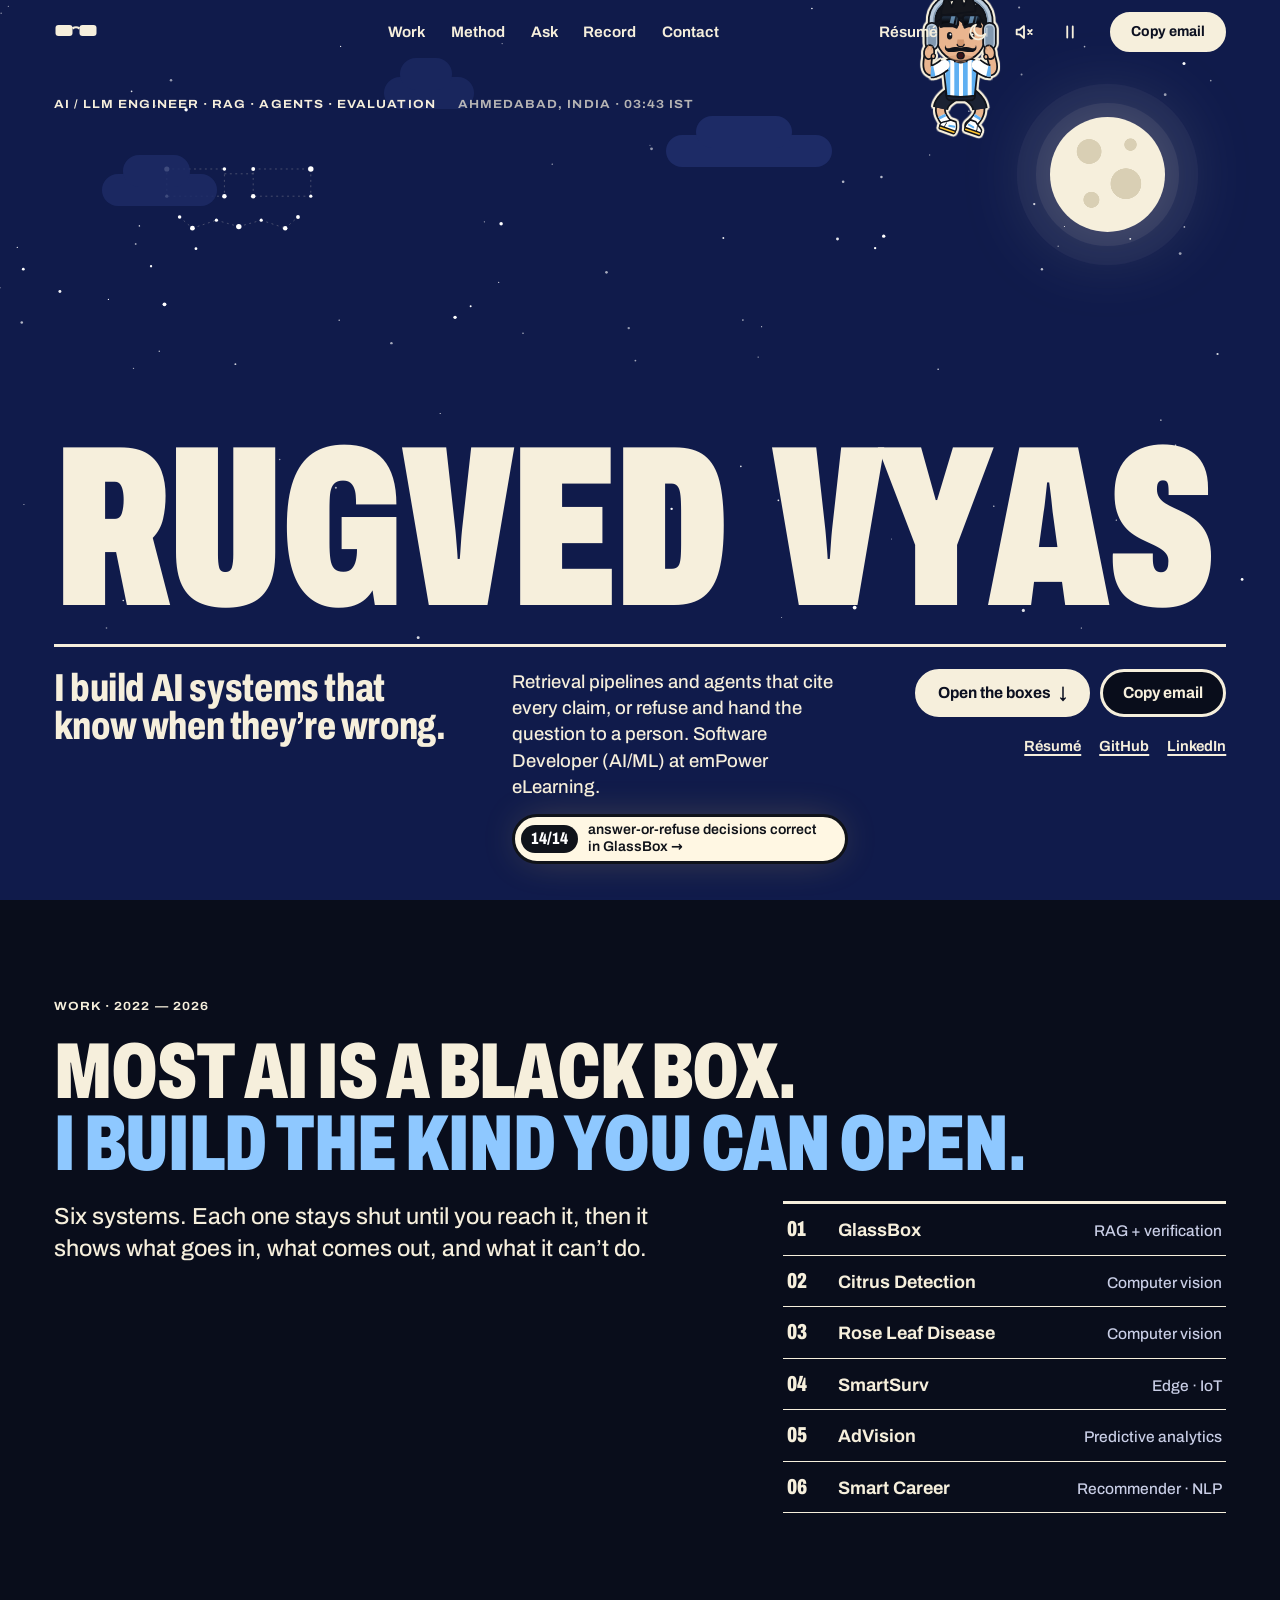
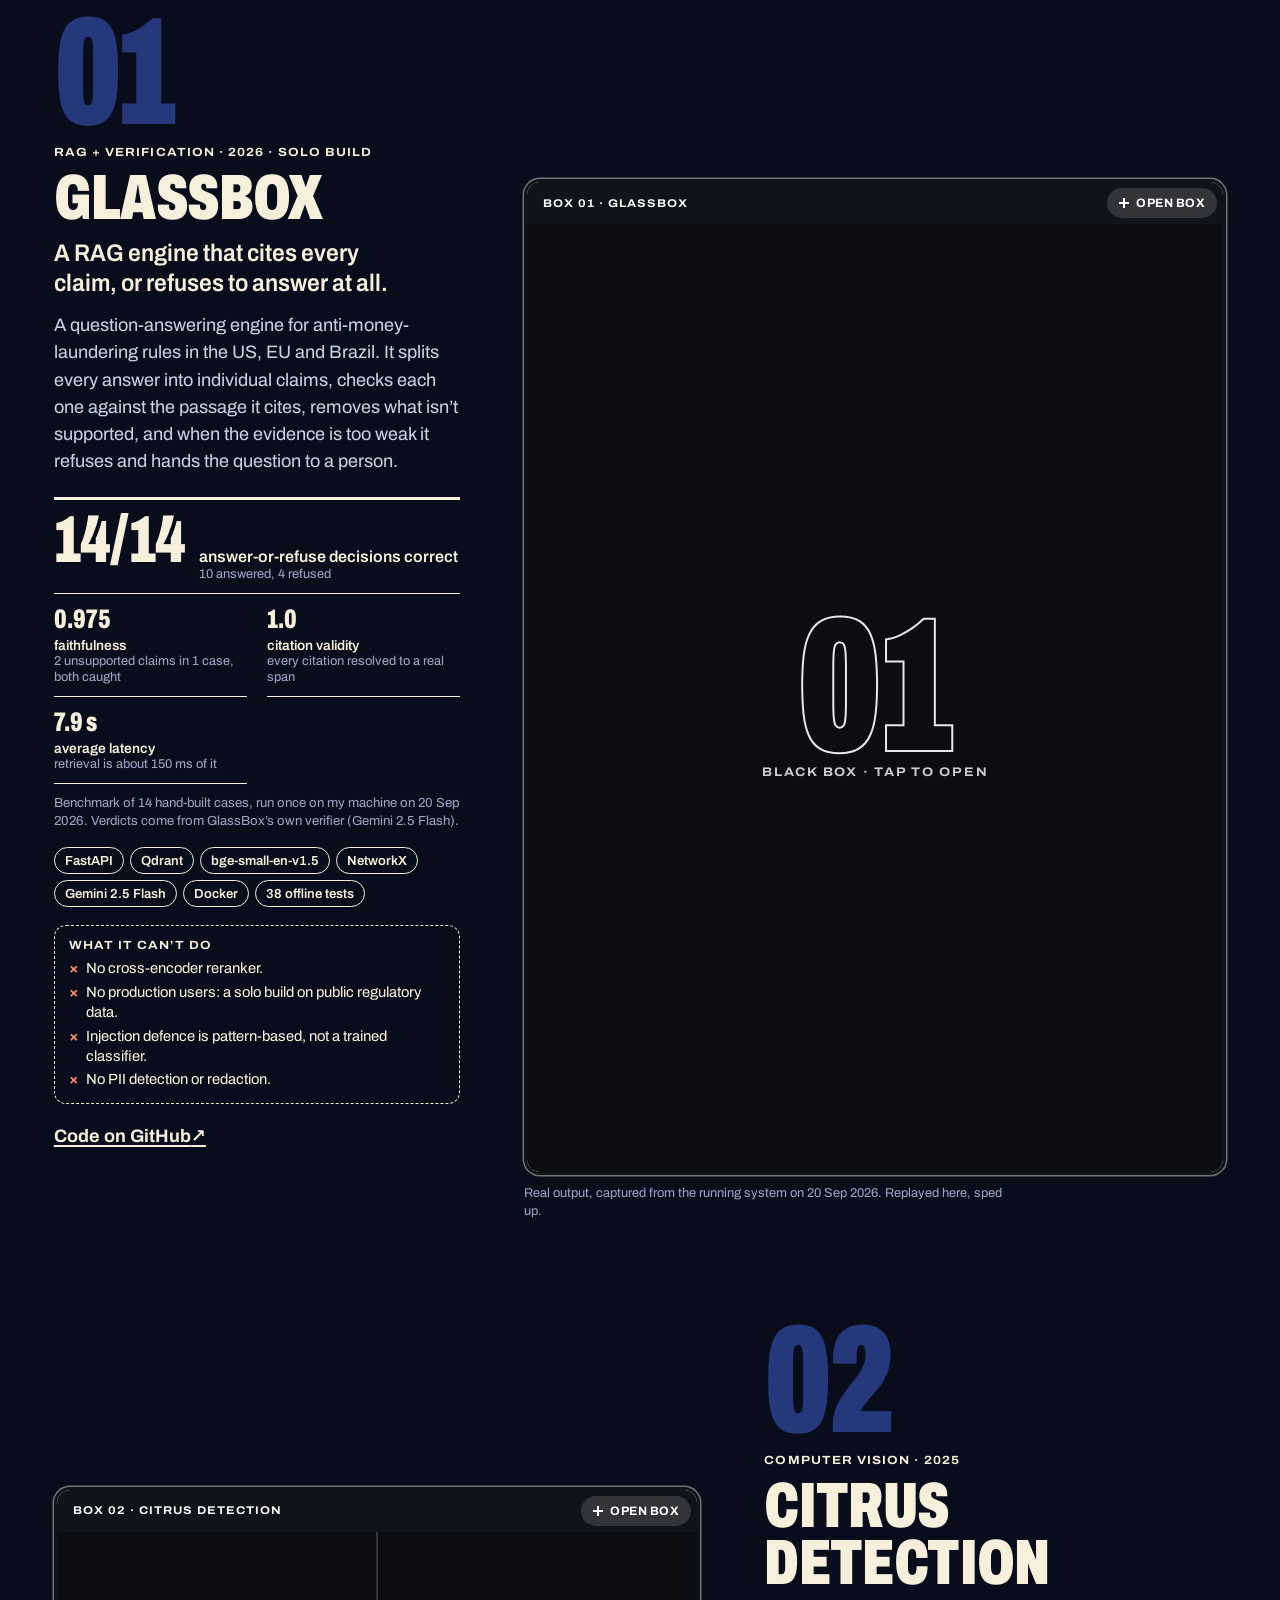
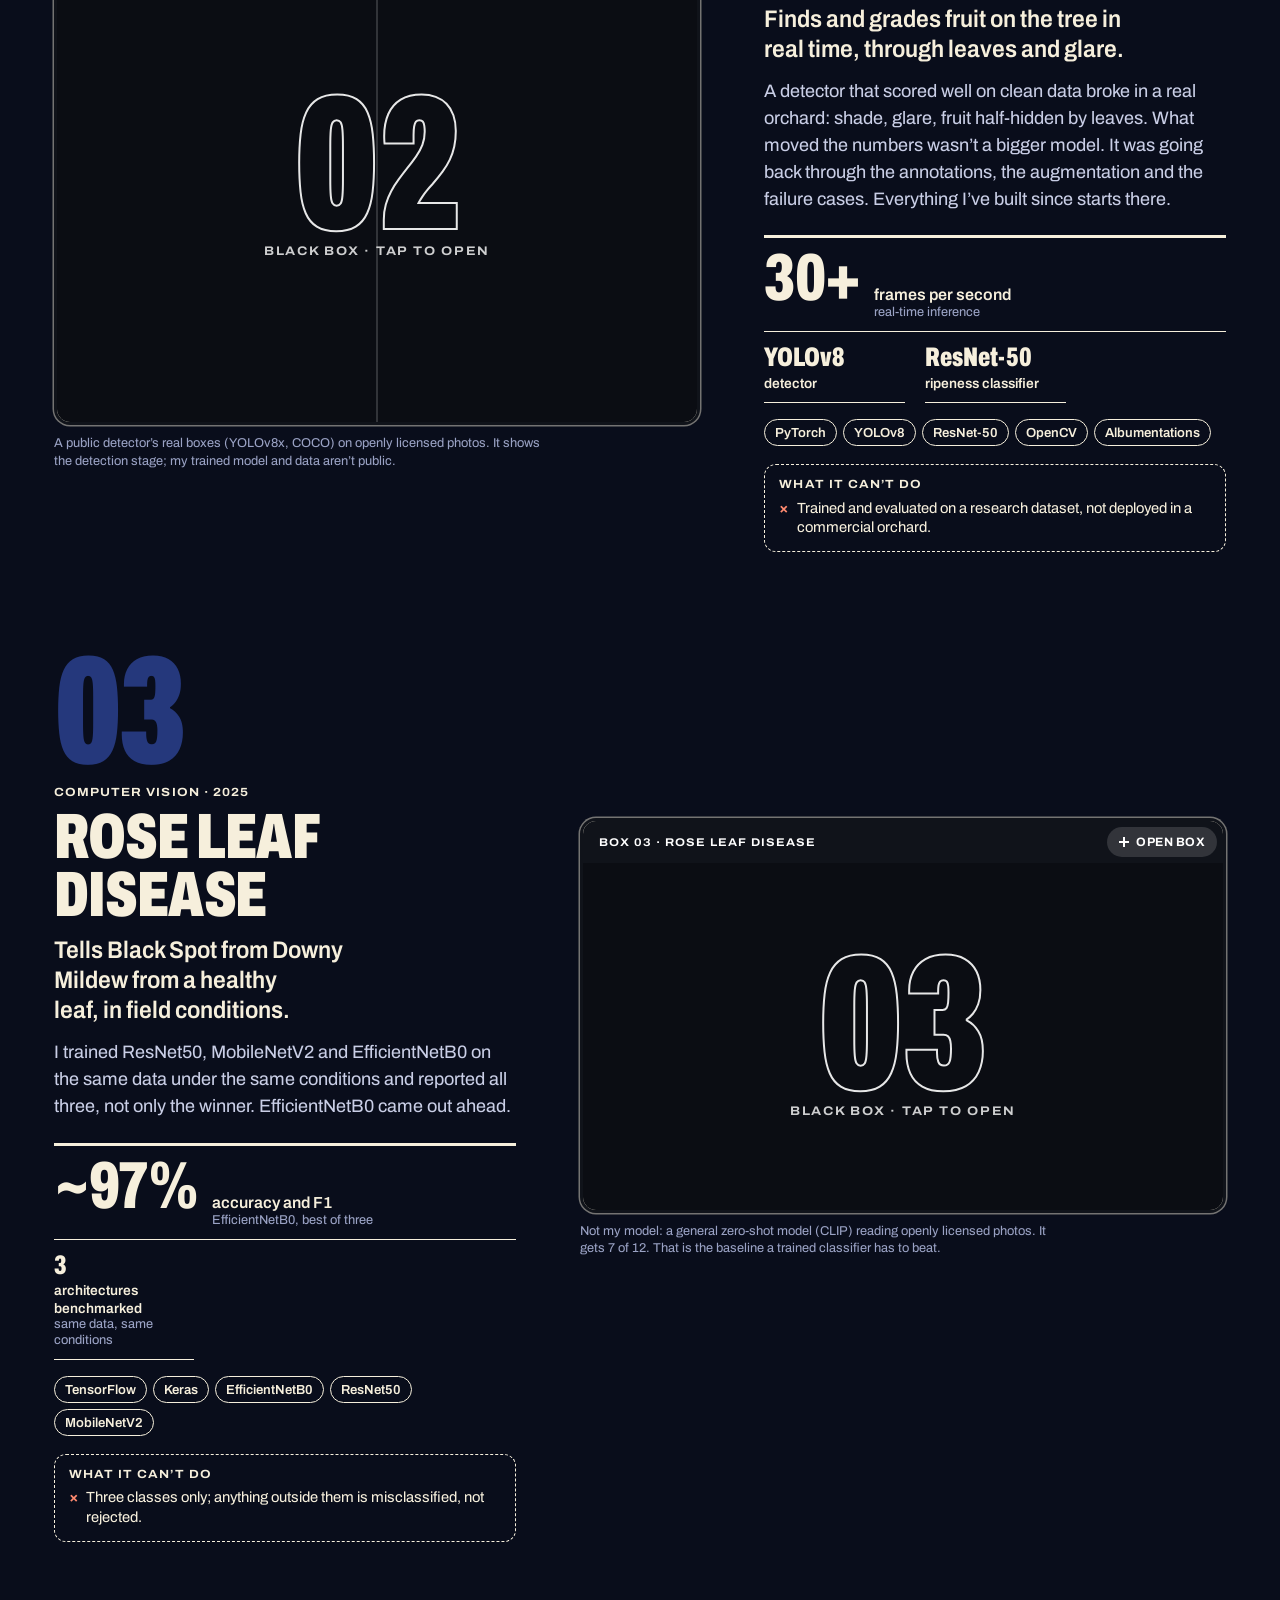
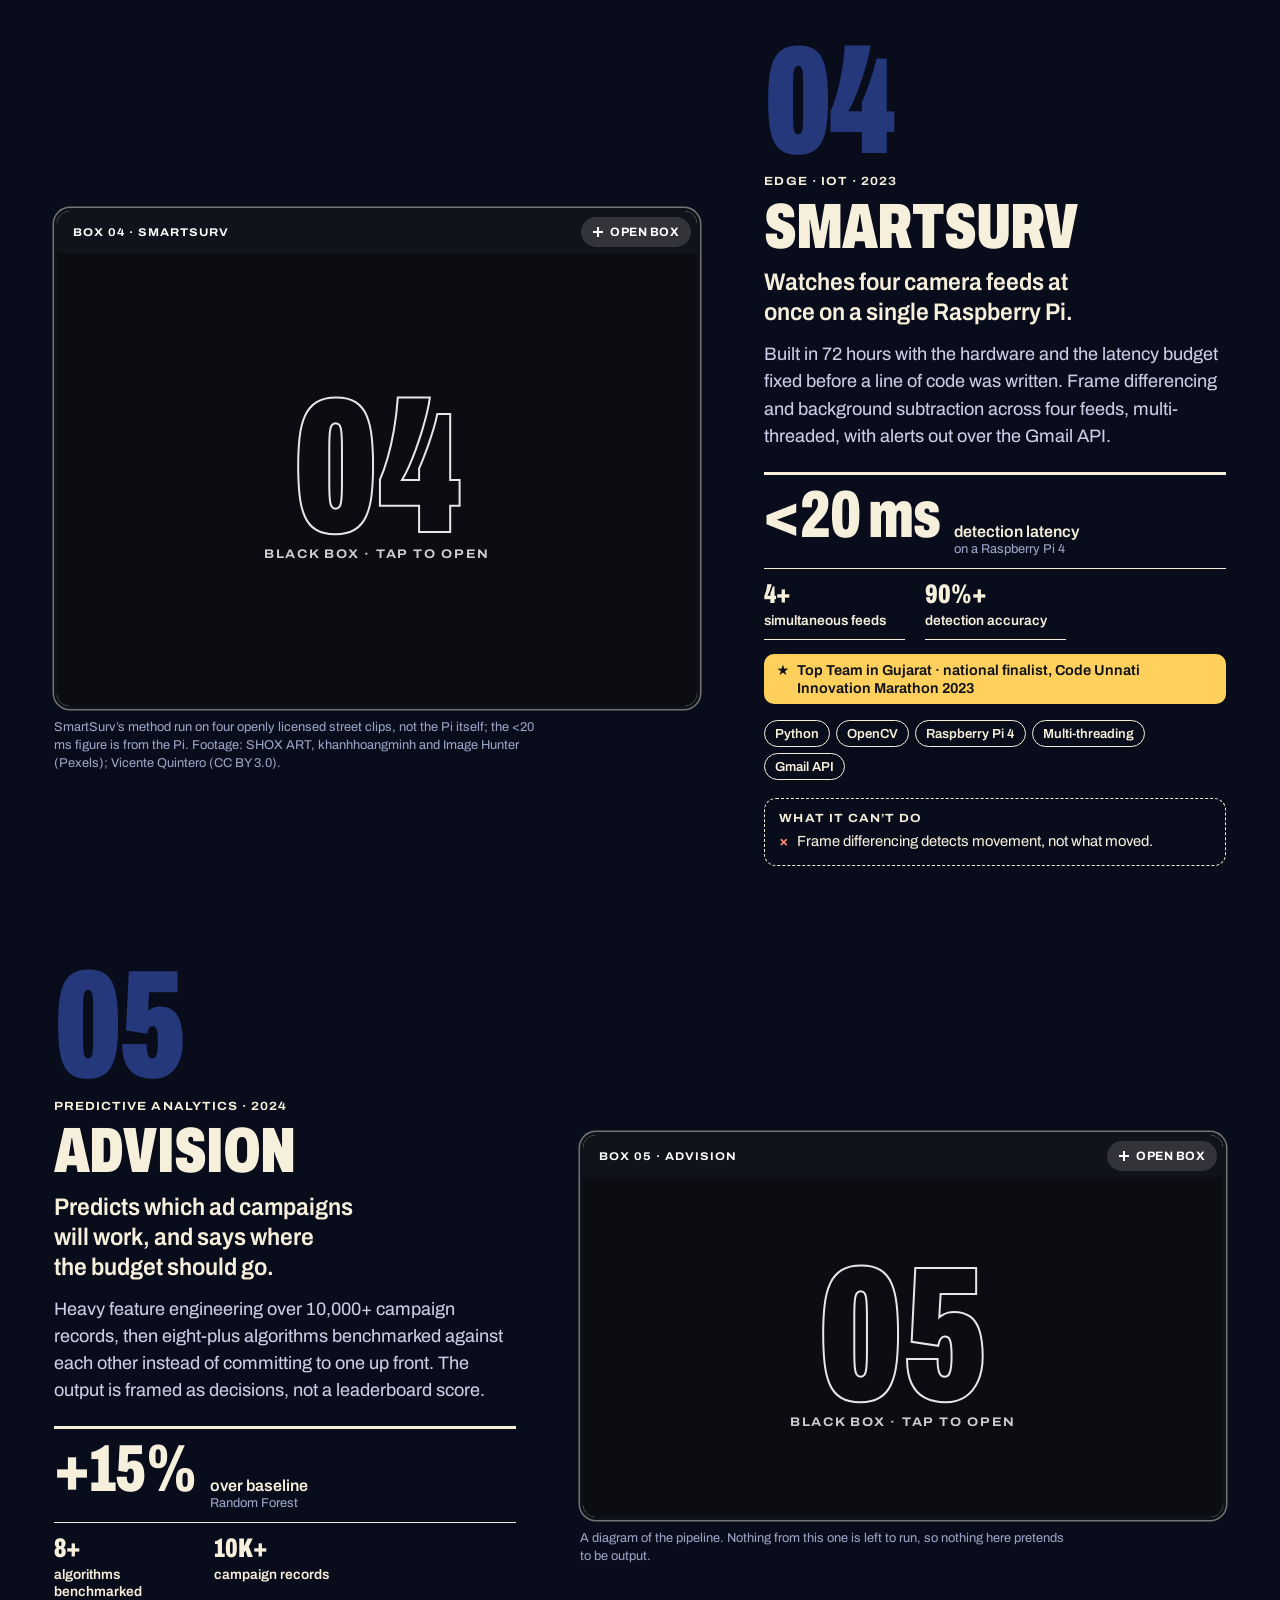
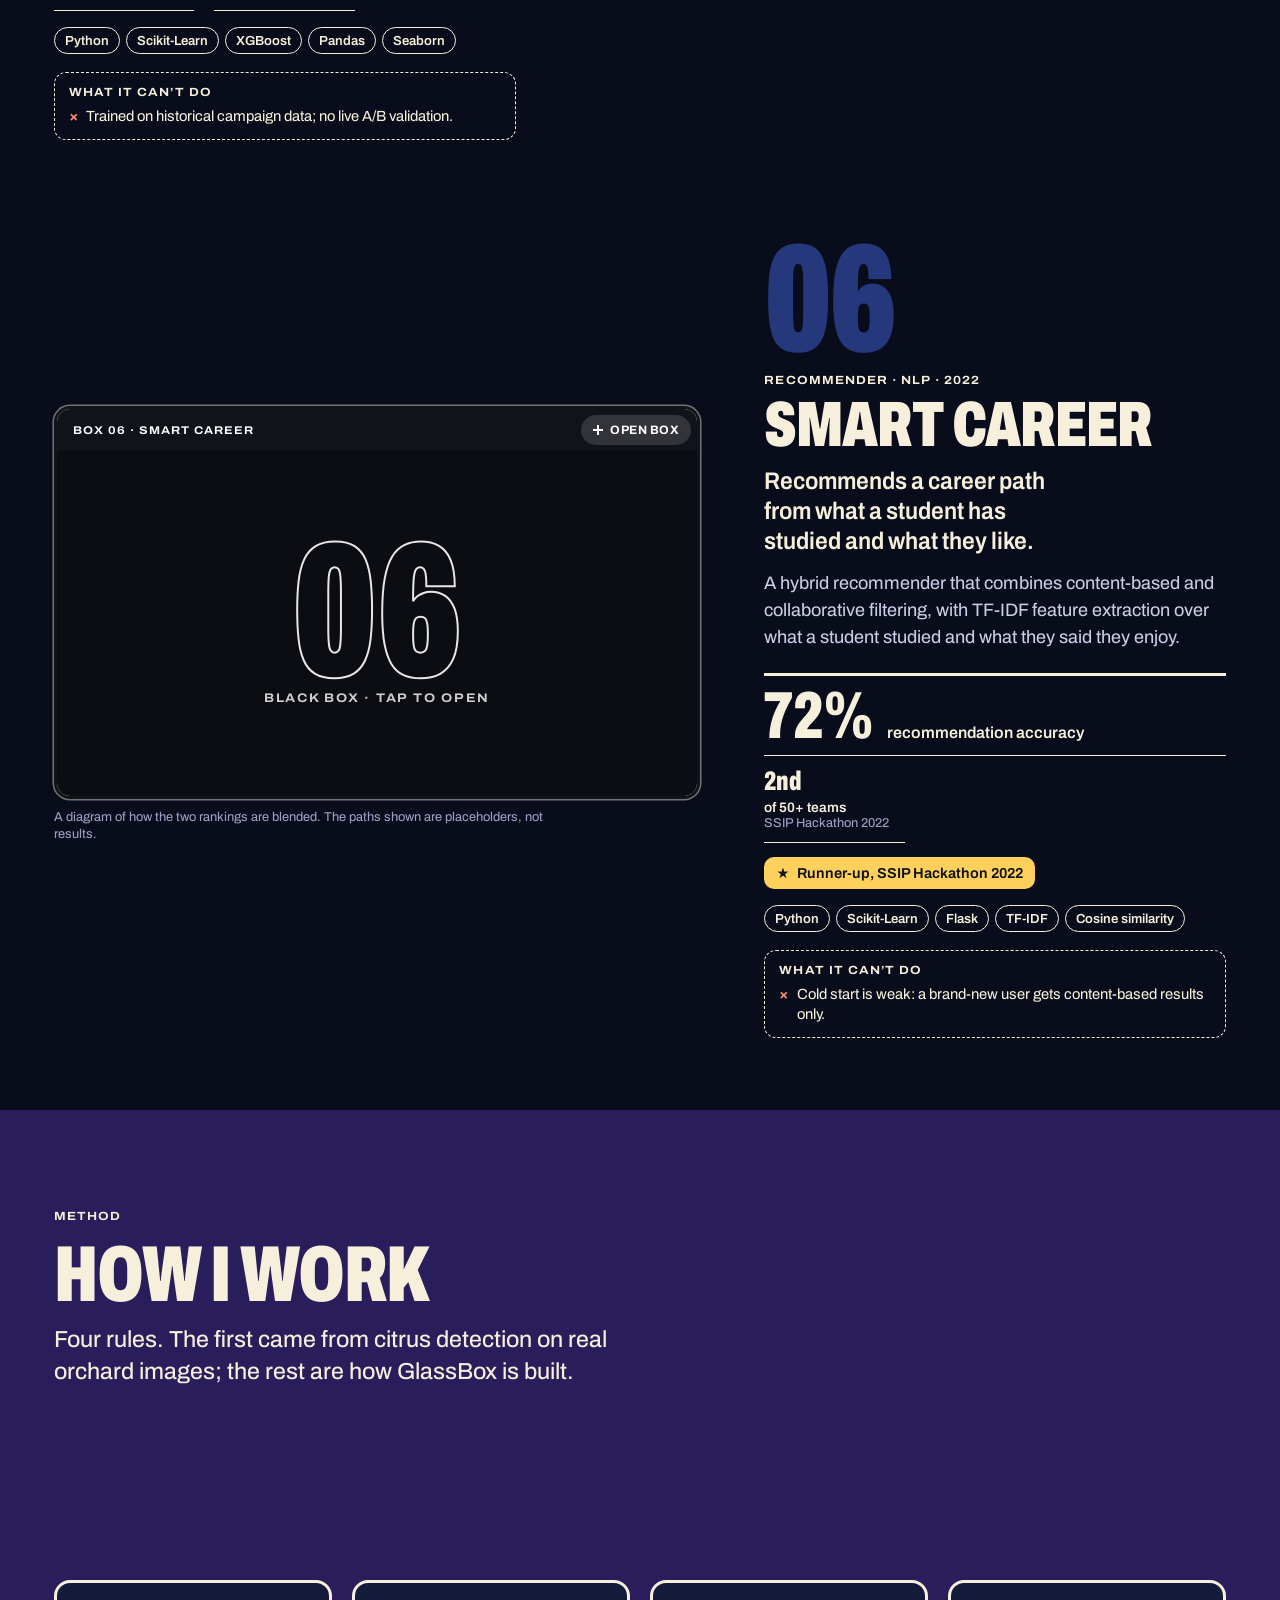
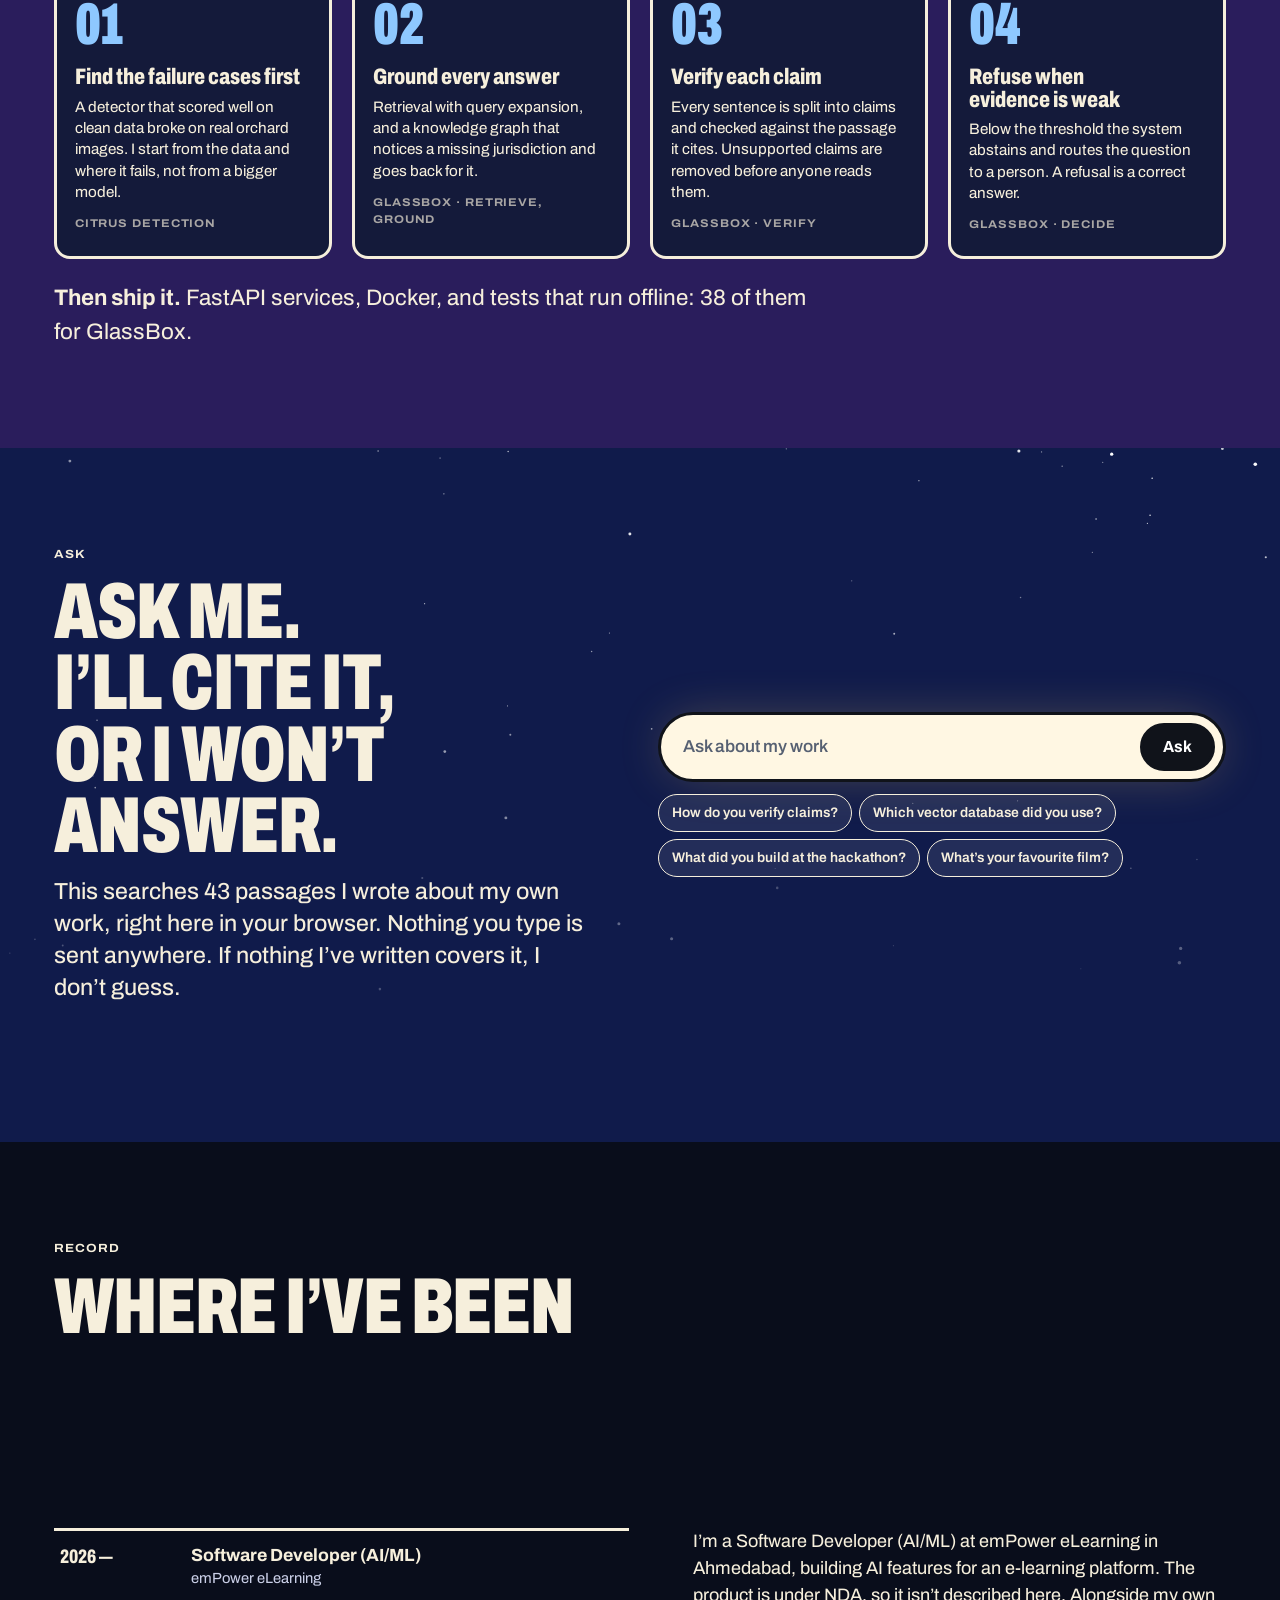
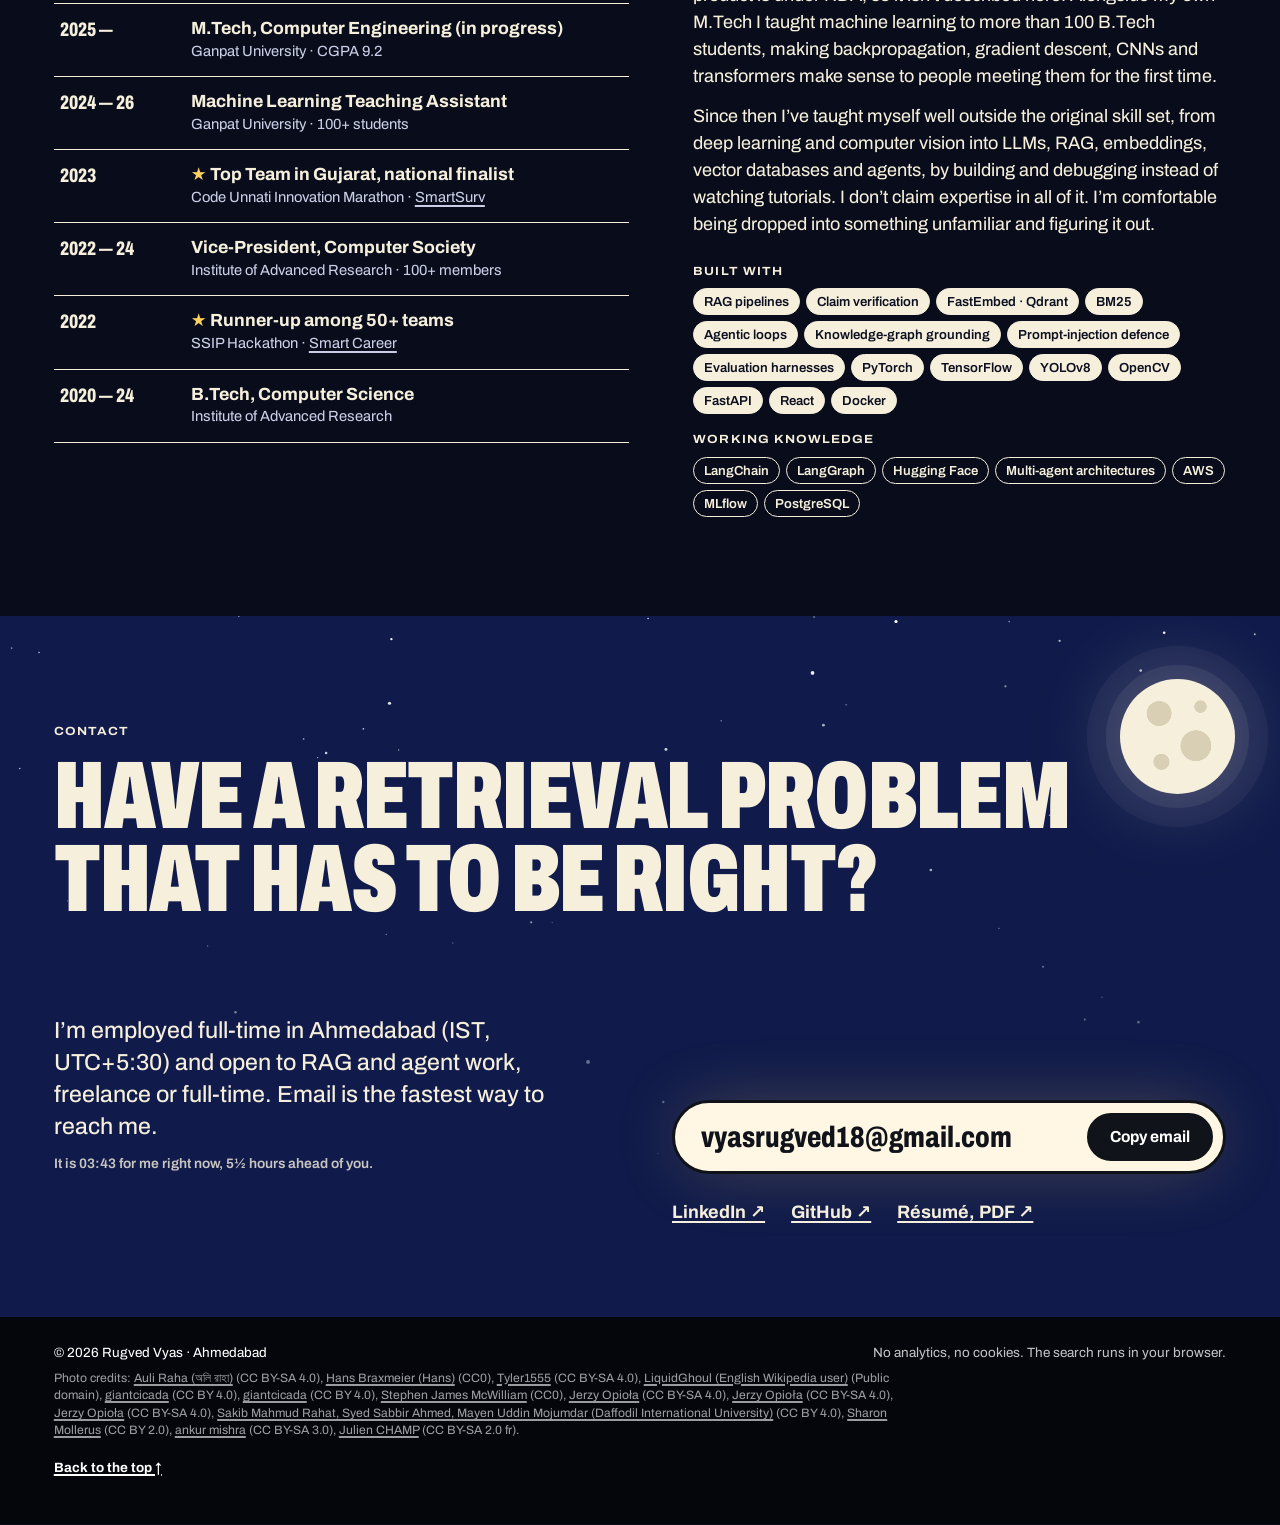
<file: index.html>
<!doctype html>
<html lang="en">
  <head>
    <meta charset="utf-8" />
    <meta name="viewport" content="width=device-width, initial-scale=1, viewport-fit=cover" />
    <title>Rugved Vyas — AI systems that know when they're wrong</title>
    <link rel="canonical" href="https://rugved-vyas18.github.io/" />
    <meta property="og:url" content="https://rugved-vyas18.github.io/" />
    <meta
      name="description"
      content="Rugved Vyas, AI / LLM engineer in Ahmedabad. Retrieval pipelines and agents that cite every claim, or refuse and hand the question to a person."
    />
    <meta name="color-scheme" content="light dark" />
    <meta name="theme-color" content="#86c3f7" />
    <meta property="og:title" content="Rugved Vyas — AI systems that know when they're wrong" />
    <meta
      property="og:description"
      content="Retrieval pipelines and agents that cite every claim, or refuse. Six systems, each one opened up: what goes in, what comes out, what it can't do."
    />
    <meta property="og:type" content="website" />
    <meta property="og:image" content="https://rugved-vyas18.github.io/og.png" />
    <meta property="og:image:width" content="1200" />
    <meta property="og:image:height" content="630" />
    <meta property="og:image:alt" content="Rugved Vyas's name in huge letters against a blue sky, with a small cartoon of him standing on top of it." />
    <meta name="twitter:card" content="summary_large_image" />
    <link rel="icon" href="favicon.svg" type="image/svg+xml" data-icon />
    <link rel="apple-touch-icon" href="apple-touch-icon.png" />
    <link rel="manifest" href="site.webmanifest" />
    <link rel="preload" href="./assets/archivo-DY7AcnAa.woff2" as="font" type="font/woff2" crossorigin />
    <script>
      // Before first paint: is it day or night, and does this visitor want stillness?
      (function () {
        var d = document.documentElement, t = null, m = null;
        d.classList.add('js');
        if (document.startViewTransition) d.classList.add('vt');
        try { t = localStorage.getItem('rv-theme'); m = localStorage.getItem('rv-motion'); } catch (e) {}
        var q = new URLSearchParams(location.search).get('theme');
        if (q === 'day' || q === 'night') t = q;
        if (t !== 'day' && t !== 'night') {
          var h = new Date().getHours();
          var dark = matchMedia('(prefers-color-scheme: dark)').matches;
          t = dark || h >= 19 || h < 6 ? 'night' : 'day';
          d.setAttribute('data-auto', h >= 19 || h < 6 ? 'clock' : dark ? 'system' : 'day');
        }
        d.setAttribute('data-theme', t);
        if (m === 'calm' || (m !== 'full' && matchMedia('(prefers-reduced-motion: reduce)').matches)) d.setAttribute('data-motion', 'calm');
      })();
    </script>
    <script type="application/ld+json">
      {
        "@context": "https://schema.org",
        "@type": "Person",
        "name": "Rugved Vyas",
        "jobTitle": "Software Developer (AI/ML)",
        "description": "AI / LLM engineer building retrieval pipelines and agents that cite every claim, or refuse.",
        "worksFor": { "@type": "Organization", "name": "emPower eLearning" },
        "address": { "@type": "PostalAddress", "addressLocality": "Ahmedabad", "addressCountry": "IN" },
        "email": "mailto:vyasrugved18@gmail.com",
        "sameAs": ["https://github.com/Rugved-vyas18", "https://www.linkedin.com/in/rugved-vyas/"],
        "knowsAbout": ["Retrieval-augmented generation", "LLM evaluation", "Agentic systems", "Claim verification", "Computer vision"]
      }
    </script>
    <script type="module" crossorigin src="./assets/index-7A5edWC2.js"></script>
    <link rel="stylesheet" crossorigin href="./assets/index-BgIl6z09.css">
  </head>
  <body>
    <a class="skip" href="#work">Skip to the work</a>

    <header class="bar" id="bar">
      <a class="bar__mark" href="#top" aria-label="Rugved Vyas, back to top">
        <svg viewBox="0 0 44 20" width="44" height="20" aria-hidden="true">
          <rect x="1.5" y="3" width="17" height="11" rx="3" />
          <rect x="25.5" y="3" width="17" height="11" rx="3" />
          <path d="M18.5 6.5q3.5-2.5 7 0" fill="none" stroke-width="2.2" />
        </svg>
        <span>Rugved Vyas</span>
      </a>
      <nav class="bar__nav" aria-label="Sections">
        <a href="#work">Work</a>
        <a href="#method">Method</a>
        <a href="#ask">Ask</a>
        <a href="#record">Record</a>
        <a href="#contact">Contact</a>
      </nav>
      <div class="bar__act">
        <a class="bar__link" href="resume.pdf" target="_blank" rel="noopener">Résumé</a>
        <div class="ctl" role="group" aria-label="Display and sound">
          <button class="ctl__b" type="button" data-theme-toggle aria-pressed="false" aria-label="Night" data-tip="Switch to night"><svg class="i-off" viewBox="0 0 24 24" aria-hidden="true"><circle cx="12" cy="12" r="4.2" /><path d="M12 2.5v2.4M12 19.1v2.4M2.5 12h2.4M19.1 12h2.4M5.3 5.3 7 7M17 17l1.7 1.7M5.3 18.7 7 17M17 7l1.7-1.7" /></svg><svg class="i-on" viewBox="0 0 24 24" aria-hidden="true"><path d="M20 14.2A8.2 8.2 0 1 1 9.8 4a6.6 6.6 0 0 0 10.2 10.2z" /></svg></button>
          <button class="ctl__b" type="button" data-sound-toggle aria-pressed="false" aria-label="Sound" data-tip="Hear what he hears"><svg class="i-off" viewBox="0 0 24 24" aria-hidden="true"><path d="M4 9.5v5h3.2L12 18.5v-13L7.2 9.5z" /><path d="m16.5 9.7 4 4.6M20.5 9.7l-4 4.6" /></svg><svg class="i-on" viewBox="0 0 24 24" aria-hidden="true"><path d="M4 9.5v5h3.2L12 18.5v-13L7.2 9.5z" /><path d="M15.5 9a4.2 4.2 0 0 1 0 6M18.3 6.5a8 8 0 0 1 0 11" /></svg></button>
          <button class="ctl__b" type="button" data-motion-toggle aria-pressed="false" aria-label="Pause motion" data-tip="Pause motion"><svg class="i-off" viewBox="0 0 24 24" aria-hidden="true"><path d="M9 6v12M15 6v12" /></svg><svg class="i-on" viewBox="0 0 24 24" aria-hidden="true"><path d="M8 5.5v13l10.5-6.5z" /></svg></button>
        </div>
        <button class="btn btn--ink btn--sm" type="button" data-copy-email>
          <span data-copy-label>Copy email</span>
        </button>
        <button class="ctl__b bar__menu" type="button" data-menu-open aria-label="Menu" aria-haspopup="dialog" aria-controls="menu">
          <svg viewBox="0 0 24 24" aria-hidden="true"><path d="M4 8.5h16M4 15.5h16" /></svg>
        </button>
      </div>
    </header>

    <div id="world" aria-hidden="true"></div>

    <main id="main">
      <!-- ───────────────────────── Hero ───────────────────────── -->
      <section class="hero" id="top" data-stage="hero">
        <div class="heaven" data-sky="hero">
          <div class="stars" aria-hidden="true"></div>
          <svg class="constellation" viewBox="0 0 120 66" aria-hidden="true">
            <g>
              <line x1="8" y1="10" x2="44" y2="10" /><line x1="44" y1="10" x2="44" y2="27" /><line x1="44" y1="27" x2="8" y2="27" /><line x1="8" y1="27" x2="8" y2="10" />
              <line x1="62" y1="10" x2="98" y2="10" /><line x1="98" y1="10" x2="98" y2="27" /><line x1="98" y1="27" x2="62" y2="27" /><line x1="62" y1="27" x2="62" y2="10" />
              <line x1="44" y1="13" x2="62" y2="13" />
              <line x1="16" y1="40" x2="24" y2="47" /><line x1="24" y1="47" x2="39" y2="42" /><line x1="39" y1="42" x2="53" y2="46" /><line x1="53" y1="46" x2="67" y2="42" /><line x1="67" y1="42" x2="82" y2="47" /><line x1="82" y1="47" x2="90" y2="40" />
            </g>
            <circle cx="8" cy="10" r="1.6" /><circle cx="44" cy="10" r="1.1" /><circle cx="44" cy="27" r="1.4" /><circle cx="8" cy="27" r="1" />
            <circle cx="62" cy="10" r="1.2" /><circle cx="98" cy="10" r="1.7" /><circle cx="98" cy="27" r="1" /><circle cx="62" cy="27" r="1.4" />
            <circle cx="16" cy="40" r="1.1" /><circle cx="24" cy="47" r="1.5" /><circle cx="39" cy="42" r="1" /><circle cx="53" cy="46" r="1.7" /><circle cx="67" cy="42" r="1" /><circle cx="82" cy="47" r="1.4" /><circle cx="90" cy="40" r="1.2" />
            <text x="53" y="62" text-anchor="middle">Rugved Major</text>
          </svg>
          <span class="shoot" aria-hidden="true"></span>
          <span class="dusk" aria-hidden="true"></span>
          <span class="cloud cloud--a" aria-hidden="true"></span>
          <span class="cloud cloud--b" aria-hidden="true"></span>
          <span class="cloud cloud--c" aria-hidden="true"></span>
          <button class="orb orb--sun" type="button" data-orb="sun" aria-label="The sun. Press it and night falls."><span class="orb__disc"></span></button>
          <button class="orb orb--moon" type="button" data-orb="moon" aria-label="The moon. Press it and the sun comes back."><span class="orb__disc"></span></button>
        </div>

        <div class="hero__top">
          <p class="label">AI / LLM engineer · RAG · agents · evaluation</p>
          <p class="label label--soft">Ahmedabad, India · <span data-clock>IST</span></p>
        </div>

        <h1 class="name" id="name" aria-label="Rugved Vyas">
          <span class="name__w" data-ledge="name-a" aria-hidden="true"
            ><span>R</span><span>U</span><span>G</span><span>V</span><span>E</span><span>D</span></span
          >
          <span class="name__w" data-ledge="name-b" aria-hidden="true"
            ><span>V</span><span>Y</span><span>A</span><span>S</span></span
          >
        </h1>

        <div class="hero__base">
          <p class="thesis">I build AI systems that know when they’re&nbsp;wrong.</p>
          <div class="hero__copy">
            <p>
              Retrieval pipelines and agents that cite every claim, or refuse and hand the question to a person.
              Software Developer (AI/ML) at emPower eLearning.
            </p>
            <a class="proof lit" href="#glassbox">
              <span class="proof__n">14/14</span>
              <span>answer-or-refuse decisions correct in GlassBox <b>→</b></span>
            </a>
          </div>
          <div class="hero__cta">
            <a class="btn btn--ink" href="#work">Open the boxes <span aria-hidden="true">↓</span></a>
            <button class="btn" type="button" data-copy-email><span data-copy-label>Copy email</span></button>
            <p class="hero__links">
              <a href="resume.pdf" target="_blank" rel="noopener">Résumé</a>
              <a href="https://github.com/Rugved-vyas18" target="_blank" rel="noopener">GitHub</a>
              <a href="https://www.linkedin.com/in/rugved-vyas/" target="_blank" rel="noopener">LinkedIn</a>
            </p>
          </div>
        </div>
        <p class="hint" data-hint aria-hidden="true">that’s me. pick me up.</p>
      </section>

      <!-- ───────────────────────── Work ───────────────────────── -->
      <section class="work" id="work">
        <header class="work__intro">
          <p class="label">Work · 2022 — 2026</p>
          <h2 class="h2">Most AI is a black box.<br /><em>I build the kind you can open.</em></h2>
          <p class="lede">
            Six systems. Each one stays shut until you reach it, then it shows what goes in, what comes out, and what it
            can’t do.
          </p>
          <ol class="index" aria-label="Projects">
            <li><a href="#glassbox"><b>01</b> GlassBox <i>RAG + verification</i></a></li>
            <li><a href="#citrus"><b>02</b> Citrus Detection <i>Computer vision</i></a></li>
            <li><a href="#rose"><b>03</b> Rose Leaf Disease <i>Computer vision</i></a></li>
            <li><a href="#smartsurv"><b>04</b> SmartSurv <i>Edge · IoT</i></a></li>
            <li><a href="#advision"><b>05</b> AdVision <i>Predictive analytics</i></a></li>
            <li><a href="#career"><b>06</b> Smart Career <i>Recommender · NLP</i></a></li>
          </ol>
        </header>

        <!-- 01 GlassBox -->
        <article class="exhibit exhibit--wide" id="glassbox" data-stage="glassbox" data-open="knock">
          <div class="exhibit__text">
            <p class="exhibit__num" aria-hidden="true">01</p>
            <p class="label">RAG + verification · 2026 · solo build</p>
            <h3 class="exhibit__name">GlassBox</h3>
            <p class="exhibit__line">A RAG engine that cites every claim, or refuses to answer at all.</p>
            <p class="exhibit__body">
              A question-answering engine for anti-money-laundering rules in the US, EU and Brazil. It splits every
              answer into individual claims, checks each one against the passage it cites, removes what isn’t supported,
              and when the evidence is too weak it refuses and hands the question to a person.
            </p>
            <dl class="stats">
              <div class="stat stat--big"><dt>14/14</dt><dd>answer-or-refuse decisions correct<small>10 answered, 4 refused</small></dd></div>
              <div class="stat"><dt>0.975</dt><dd>faithfulness<small>2 unsupported claims in 1 case, both caught</small></dd></div>
              <div class="stat"><dt>1.0</dt><dd>citation validity<small>every citation resolved to a real span</small></dd></div>
              <div class="stat"><dt>7.9 s</dt><dd>average latency<small>retrieval is about 150 ms of it</small></dd></div>
            </dl>
            <p class="fine">
              Benchmark of 14 hand-built cases, run once on my machine on 20 Sep 2026. Verdicts come from GlassBox’s
              own verifier (Gemini 2.5 Flash).
            </p>
            <ul class="chips" aria-label="Stack">
              <li>FastAPI</li><li>Qdrant</li><li>bge-small-en-v1.5</li><li>NetworkX</li><li>Gemini 2.5 Flash</li><li>Docker</li><li>38 offline tests</li>
            </ul>
            <div class="limits">
              <p class="label">What it can’t do</p>
              <ul>
                <li>No cross-encoder reranker.</li>
                <li>No production users: a solo build on public regulatory data.</li>
                <li>Injection defence is pattern-based, not a trained classifier.</li>
                <li>No PII detection or redaction.</li>
              </ul>
            </div>
            <a class="more" href="https://github.com/Rugved-vyas18/glassbox-verifiable-rag" target="_blank" rel="noopener">Code on GitHub <span aria-hidden="true">↗</span></a>
          </div>
          <div class="box" data-box data-lid="glass">
            <div class="box__frame lit" data-ledge="box">
              <div class="box__inside" data-demo="glassbox"></div>
            </div>
            <p class="box__note">Real output, captured from the running system on 20 Sep 2026. Replayed here, sped up.</p>
          </div>
        </article>

        <!-- 02 Citrus -->
        <article class="exhibit exhibit--flip" id="citrus" data-stage="citrus" data-open="stomp">
          <div class="exhibit__text">
            <p class="exhibit__num" aria-hidden="true">02</p>
            <p class="label">Computer vision · 2025</p>
            <h3 class="exhibit__name">Citrus Detection</h3>
            <p class="exhibit__line">Finds and grades fruit on the tree in real time, through leaves and glare.</p>
            <p class="exhibit__body">
              A detector that scored well on clean data broke in a real orchard: shade, glare, fruit half-hidden by
              leaves. What moved the numbers wasn’t a bigger model. It was going back through the annotations, the
              augmentation and the failure cases. Everything I’ve built since starts there.
            </p>
            <dl class="stats">
              <div class="stat stat--big"><dt>30+</dt><dd>frames per second<small>real-time inference</small></dd></div>
              <div class="stat"><dt>YOLOv8</dt><dd>detector</dd></div>
              <div class="stat"><dt>ResNet-50</dt><dd>ripeness classifier</dd></div>
            </dl>
            <ul class="chips" aria-label="Stack">
              <li>PyTorch</li><li>YOLOv8</li><li>ResNet-50</li><li>OpenCV</li><li>Albumentations</li>
            </ul>
            <div class="limits">
              <p class="label">What it can’t do</p>
              <ul><li>Trained and evaluated on a research dataset, not deployed in a commercial orchard.</li></ul>
            </div>
          </div>
          <div class="box" data-box data-lid="doors">
            <div class="box__frame lit" data-ledge="box">
              <div class="box__inside" data-demo="citrus"></div>
            </div>
            <p class="box__note" data-note="citrus">
              A public detector’s real boxes (YOLOv8x, COCO) on openly licensed photos. It shows the detection stage; my
              trained model and data aren’t public.
            </p>
          </div>
        </article>

        <!-- 03 Rose -->
        <article class="exhibit" id="rose" data-stage="rose" data-open="snap">
          <div class="exhibit__text">
            <p class="exhibit__num" aria-hidden="true">03</p>
            <p class="label">Computer vision · 2025</p>
            <h3 class="exhibit__name">Rose Leaf Disease</h3>
            <p class="exhibit__line">Tells Black Spot from Downy Mildew from a healthy leaf, in field conditions.</p>
            <p class="exhibit__body">
              I trained ResNet50, MobileNetV2 and EfficientNetB0 on the same data under the same conditions and
              reported all three, not only the winner. EfficientNetB0 came out ahead.
            </p>
            <dl class="stats">
              <div class="stat stat--big"><dt>~97%</dt><dd>accuracy and F1<small>EfficientNetB0, best of three</small></dd></div>
              <div class="stat"><dt>3</dt><dd>architectures benchmarked<small>same data, same conditions</small></dd></div>
            </dl>
            <ul class="chips" aria-label="Stack">
              <li>TensorFlow</li><li>Keras</li><li>EfficientNetB0</li><li>ResNet50</li><li>MobileNetV2</li>
            </ul>
            <div class="limits">
              <p class="label">What it can’t do</p>
              <ul><li>Three classes only; anything outside them is misclassified, not rejected.</li></ul>
            </div>
          </div>
          <div class="box" data-box data-lid="iris">
            <div class="box__frame lit" data-ledge="box">
              <div class="box__inside" data-demo="rose"></div>
            </div>
            <p class="box__note" data-note="rose">
              Not my model: a general zero-shot model (CLIP) reading openly licensed photos. It gets 7 of 12. That is
              the baseline a trained classifier has to beat.
            </p>
          </div>
        </article>

        <!-- 04 SmartSurv -->
        <article class="exhibit exhibit--flip" id="smartsurv" data-stage="smartsurv" data-open="knock">
          <div class="exhibit__text">
            <p class="exhibit__num" aria-hidden="true">04</p>
            <p class="label">Edge · IoT · 2023</p>
            <h3 class="exhibit__name">SmartSurv</h3>
            <p class="exhibit__line">Watches four camera feeds at once on a single Raspberry Pi.</p>
            <p class="exhibit__body">
              Built in 72 hours with the hardware and the latency budget fixed before a line of code was written. Frame
              differencing and background subtraction across four feeds, multi-threaded, with alerts out over the Gmail
              API.
            </p>
            <dl class="stats">
              <div class="stat stat--big"><dt>&lt;20 ms</dt><dd>detection latency<small>on a Raspberry Pi 4</small></dd></div>
              <div class="stat"><dt>4+</dt><dd>simultaneous feeds</dd></div>
              <div class="stat"><dt>90%+</dt><dd>detection accuracy</dd></div>
            </dl>
            <p class="award"><span aria-hidden="true">★</span> Top Team in Gujarat · national finalist, Code Unnati Innovation Marathon 2023</p>
            <ul class="chips" aria-label="Stack">
              <li>Python</li><li>OpenCV</li><li>Raspberry Pi 4</li><li>Multi-threading</li><li>Gmail API</li>
            </ul>
            <div class="limits">
              <p class="label">What it can’t do</p>
              <ul><li>Frame differencing detects movement, not what moved.</li></ul>
            </div>
          </div>
          <div class="box" data-box data-lid="crt">
            <div class="box__frame lit" data-ledge="box">
              <div class="box__inside" data-demo="surv"></div>
            </div>
            <p class="box__note">
              SmartSurv’s method run on four openly licensed street clips, not the Pi itself; the &lt;20 ms figure is from
              the Pi. Footage: SHOX ART, khanhhoangminh and Image Hunter (Pexels); Vicente Quintero (CC BY 3.0).
            </p>
          </div>
        </article>

        <!-- 05 AdVision -->
        <article class="exhibit" id="advision" data-stage="advision" data-open="stomp">
          <div class="exhibit__text">
            <p class="exhibit__num" aria-hidden="true">05</p>
            <p class="label">Predictive analytics · 2024</p>
            <h3 class="exhibit__name">AdVision</h3>
            <p class="exhibit__line">Predicts which ad campaigns will work, and says where the budget should go.</p>
            <p class="exhibit__body">
              Heavy feature engineering over 10,000+ campaign records, then eight-plus algorithms benchmarked against
              each other instead of committing to one up front. The output is framed as decisions, not a leaderboard
              score.
            </p>
            <dl class="stats">
              <div class="stat stat--big"><dt>+15%</dt><dd>over baseline<small>Random Forest</small></dd></div>
              <div class="stat"><dt>8+</dt><dd>algorithms benchmarked</dd></div>
              <div class="stat"><dt>10K+</dt><dd>campaign records</dd></div>
            </dl>
            <ul class="chips" aria-label="Stack">
              <li>Python</li><li>Scikit-Learn</li><li>XGBoost</li><li>Pandas</li><li>Seaborn</li>
            </ul>
            <div class="limits">
              <p class="label">What it can’t do</p>
              <ul><li>Trained on historical campaign data; no live A/B validation.</li></ul>
            </div>
          </div>
          <div class="box" data-box data-lid="bars">
            <div class="box__frame lit" data-ledge="box">
              <div class="box__inside" data-demo="advision"></div>
            </div>
            <p class="box__note">A diagram of the pipeline. Nothing from this one is left to run, so nothing here pretends to be output.</p>
          </div>
        </article>

        <!-- 06 Smart Career -->
        <article class="exhibit exhibit--flip" id="career" data-stage="career" data-open="snap">
          <div class="exhibit__text">
            <p class="exhibit__num" aria-hidden="true">06</p>
            <p class="label">Recommender · NLP · 2022</p>
            <h3 class="exhibit__name">Smart Career</h3>
            <p class="exhibit__line">Recommends a career path from what a student has studied and what they like.</p>
            <p class="exhibit__body">
              A hybrid recommender that combines content-based and collaborative filtering, with TF-IDF feature
              extraction over what a student studied and what they said they enjoy.
            </p>
            <dl class="stats">
              <div class="stat stat--big"><dt>72%</dt><dd>recommendation accuracy</dd></div>
              <div class="stat"><dt>2nd</dt><dd>of 50+ teams<small>SSIP Hackathon 2022</small></dd></div>
            </dl>
            <p class="award"><span aria-hidden="true">★</span> Runner-up, SSIP Hackathon 2022</p>
            <ul class="chips" aria-label="Stack">
              <li>Python</li><li>Scikit-Learn</li><li>Flask</li><li>TF-IDF</li><li>Cosine similarity</li>
            </ul>
            <div class="limits">
              <p class="label">What it can’t do</p>
              <ul><li>Cold start is weak: a brand-new user gets content-based results only.</li></ul>
            </div>
          </div>
          <div class="box" data-box data-lid="tiles">
            <div class="box__frame lit" data-ledge="box">
              <div class="box__inside" data-demo="career"></div>
            </div>
            <p class="box__note">A diagram of how the two rankings are blended. The paths shown are placeholders, not results.</p>
          </div>
        </article>
      </section>

      <!-- ───────────────────────── Method ───────────────────────── -->
      <section class="method" id="method" data-stage="method">
        <header class="section__head">
          <p class="label">Method</p>
          <h2 class="h2">How I work</h2>
          <p class="lede">
            Four rules. The first came from citrus detection on real orchard images; the rest are how GlassBox is built.
          </p>
        </header>
        <ol class="rules">
          <li class="rule" data-rule="inspect" data-ledge="rule-0" tabindex="0">
            <span class="rule__n">01</span>
            <h3>Find the failure cases first</h3>
            <p>A detector that scored well on clean data broke on real orchard images. I start from the data and where it fails, not from a bigger model.</p>
            <span class="rule__src">Citrus detection</span>
          </li>
          <li class="rule" data-rule="point" data-ledge="rule-1" tabindex="0">
            <span class="rule__n">02</span>
            <h3>Ground every answer</h3>
            <p>Retrieval with query expansion, and a knowledge graph that notices a missing jurisdiction and goes back for it.</p>
            <span class="rule__src">GlassBox · Retrieve, Ground</span>
          </li>
          <li class="rule" data-rule="stamp" data-ledge="rule-2" tabindex="0">
            <span class="rule__n">03</span>
            <h3>Verify each claim</h3>
            <p>Every sentence is split into claims and checked against the passage it cites. Unsupported claims are removed before anyone reads them.</p>
            <span class="rule__src">GlassBox · Verify</span>
          </li>
          <li class="rule" data-rule="sign" data-ledge="rule-3" tabindex="0">
            <span class="rule__n">04</span>
            <h3>Refuse when evidence is weak</h3>
            <p>Below the threshold the system abstains and routes the question to a person. A refusal is a correct answer.</p>
            <span class="rule__src">GlassBox · Decide</span>
          </li>
        </ol>
        <p class="ship"><b>Then ship it.</b> FastAPI services, Docker, and tests that run offline: 38 of them for GlassBox.</p>
      </section>

      <!-- ───────────────────────── Ask ───────────────────────── -->
      <section class="ask" id="ask" data-stage="ask">
        <div class="heaven" data-sky="ask" aria-hidden="true">
          <div class="stars stars--fade"></div>
          <span class="dusk"></span>
        </div>
        <header class="section__head">
          <p class="label">Ask</p>
          <h2 class="h2">Ask me. I’ll cite it,<br />or I won’t answer.</h2>
          <p class="lede">
            This searches <span data-passages>43</span> passages I wrote about my own work, right here in your browser.
            Nothing you type is sent anywhere. If nothing I’ve written covers it, I don’t guess.
          </p>
        </header>
        <div class="ask__panel">
          <form class="ask__form" data-ask-form>
            <label class="sr" for="ask-input">Ask about my work</label>
            <div class="ask__field lit" data-ledge="ask">
              <input id="ask-input" name="q" type="text" autocomplete="off" spellcheck="false" placeholder="Ask about my work" maxlength="160" />
              <button class="btn btn--ink" type="submit">Ask</button>
            </div>
          </form>
          <div class="ask__tries" aria-label="Try one of these">
            <button type="button" data-try>How do you verify claims?</button>
            <button type="button" data-try>Which vector database did you use?</button>
            <button type="button" data-try>What did you build at the hackathon?</button>
            <button type="button" data-try>What’s your favourite film?</button>
          </div>
          <div class="ask__out" data-ask-out aria-live="polite"></div>
        </div>
      </section>

      <!-- ───────────────────────── Record ───────────────────────── -->
      <section class="record" id="record" data-stage="record">
        <header class="section__head">
          <p class="label">Record</p>
          <h2 class="h2">Where I’ve been</h2>
        </header>
        <div class="record__grid">
          <ol class="timeline" data-ledge="record">
            <li><time>2026 —</time><div><b>Software Developer (AI/ML)</b><span>emPower eLearning</span></div></li>
            <li><time>2025 —</time><div><b>M.Tech, Computer Engineering (in progress)</b><span>Ganpat University · CGPA 9.2</span></div></li>
            <li><time>2024 — 26</time><div><b>Machine Learning Teaching Assistant</b><span>Ganpat University · 100+ students</span></div></li>
            <li class="is-award"><time>2023</time><div><b>Top Team in Gujarat, national finalist</b><span>Code Unnati Innovation Marathon · <a href="#smartsurv">SmartSurv</a></span></div></li>
            <li><time>2022 — 24</time><div><b>Vice-President, Computer Society</b><span>Institute of Advanced Research · 100+ members</span></div></li>
            <li class="is-award"><time>2022</time><div><b>Runner-up among 50+ teams</b><span>SSIP Hackathon · <a href="#career">Smart Career</a></span></div></li>
            <li><time>2020 — 24</time><div><b>B.Tech, Computer Science</b><span>Institute of Advanced Research</span></div></li>
          </ol>
          <div class="record__side">
            <p class="about">
              I’m a Software Developer (AI/ML) at emPower eLearning in Ahmedabad, building AI features for an
              e-learning platform. The product is under NDA, so it isn’t described here. Alongside my own M.Tech I
              taught machine learning to more than 100 B.Tech students, making backpropagation, gradient descent, CNNs
              and transformers make sense to people meeting them for the first time.
            </p>
            <p class="about">
              Since then I’ve taught myself well outside the original skill set, from deep learning and computer vision
              into LLMs, RAG, embeddings, vector databases and agents, by building and debugging instead of watching
              tutorials. I don’t claim expertise in all of it. I’m comfortable being dropped into something unfamiliar
              and figuring it out.
            </p>
            <div class="kit">
              <p class="label">Built with</p>
              <ul class="chips chips--ink">
                <li>RAG pipelines</li><li>Claim verification</li><li>FastEmbed · Qdrant</li><li>BM25</li><li>Agentic loops</li><li>Knowledge-graph grounding</li><li>Prompt-injection defence</li><li>Evaluation harnesses</li><li>PyTorch</li><li>TensorFlow</li><li>YOLOv8</li><li>OpenCV</li><li>FastAPI</li><li>React</li><li>Docker</li>
              </ul>
              <p class="label">Working knowledge</p>
              <ul class="chips">
                <li>LangChain</li><li>LangGraph</li><li>Hugging Face</li><li>Multi-agent architectures</li><li>AWS</li><li>MLflow</li><li>PostgreSQL</li>
              </ul>
            </div>
          </div>
        </div>
      </section>

      <!-- ───────────────────────── Contact ───────────────────────── -->
      <section class="contact" id="contact" data-stage="contact">
        <div class="heaven" data-sky="contact">
          <div class="stars stars--fade" aria-hidden="true"></div>
          <span class="dusk" aria-hidden="true"></span>
          <button class="orb orb--sun" type="button" data-orb="sun" aria-label="The sun. Press it and night falls."><span class="orb__disc"></span></button>
          <button class="orb orb--moon" type="button" data-orb="moon" aria-label="The moon. Press it and the sun comes back."><span class="orb__disc"></span></button>
        </div>
        <div class="contact__head">
          <p class="label">Contact</p>
          <h2 class="contact__h">Have a retrieval problem that has to be&nbsp;right?</h2>
        </div>
        <p class="lede contact__lede">
          I’m employed full-time in Ahmedabad (IST, UTC+5:30) and open to RAG and agent work, freelance or full-time.
          Email is the fastest way to reach me.
          <span class="contact__now" data-now></span>
        </p>
        <div class="contact__reach">
          <div class="contact__row lit" data-ledge="contact">
            <a class="mail" href="mailto:vyasrugved18@gmail.com">vyasrugved18@gmail.com</a>
            <button class="btn btn--ink" type="button" data-copy-email><span data-copy-label>Copy email</span></button>
          </div>
          <p class="contact__links">
            <a href="https://www.linkedin.com/in/rugved-vyas/" target="_blank" rel="noopener">LinkedIn ↗</a>
            <a href="https://github.com/Rugved-vyas18" target="_blank" rel="noopener">GitHub ↗</a>
            <a href="resume.pdf" target="_blank" rel="noopener">Résumé, PDF ↗</a>
          </p>
        </div>
      </section>
    </main>

    <footer class="foot">
      <p>© <span data-year>2026</span> Rugved Vyas · Ahmedabad</p>
      <p>No analytics, no cookies. The search runs in your browser.</p>
      <p class="foot__credits" data-credits></p>
      <a class="foot__top" href="#top">Back to the top ↑</a>
    </footer>

    <dialog class="menu" id="menu" aria-label="Menu">
      <div class="menu__top">
        <span class="label">Menu</span>
        <button class="ctl__b" type="button" data-menu-close aria-label="Close menu">
          <svg viewBox="0 0 24 24" aria-hidden="true"><path d="M6 6l12 12M18 6 6 18" /></svg>
        </button>
      </div>
      <nav class="menu__nav" aria-label="Sections">
        <a href="#work" style="--i: 0"><b>01</b>Work</a>
        <a href="#method" style="--i: 1"><b>02</b>Method</a>
        <a href="#ask" style="--i: 2"><b>03</b>Ask</a>
        <a href="#record" style="--i: 3"><b>04</b>Record</a>
        <a href="#contact" style="--i: 4"><b>05</b>Contact</a>
      </nav>
      <div class="menu__ctl">
        <button class="menu__sw" type="button" data-theme-toggle aria-pressed="false"><span class="ctl__b" aria-hidden="true"><svg class="i-off" viewBox="0 0 24 24" aria-hidden="true"><circle cx="12" cy="12" r="4.2" /><path d="M12 2.5v2.4M12 19.1v2.4M2.5 12h2.4M19.1 12h2.4M5.3 5.3 7 7M17 17l1.7 1.7M5.3 18.7 7 17M17 7l1.7-1.7" /></svg><svg class="i-on" viewBox="0 0 24 24" aria-hidden="true"><path d="M20 14.2A8.2 8.2 0 1 1 9.8 4a6.6 6.6 0 0 0 10.2 10.2z" /></svg></span>Night<small>he kicks the sun out</small></button>
        <button class="menu__sw" type="button" data-sound-toggle aria-pressed="false"><span class="ctl__b" aria-hidden="true"><svg class="i-off" viewBox="0 0 24 24" aria-hidden="true"><path d="M4 9.5v5h3.2L12 18.5v-13L7.2 9.5z" /><path d="m16.5 9.7 4 4.6M20.5 9.7l-4 4.6" /></svg><svg class="i-on" viewBox="0 0 24 24" aria-hidden="true"><path d="M4 9.5v5h3.2L12 18.5v-13L7.2 9.5z" /><path d="M15.5 9a4.2 4.2 0 0 1 0 6M18.3 6.5a8 8 0 0 1 0 11" /></svg></span>Sound<small>hear what he hears</small></button>
        <button class="menu__sw" type="button" data-motion-toggle aria-pressed="false"><span class="ctl__b" aria-hidden="true"><svg class="i-off" viewBox="0 0 24 24" aria-hidden="true"><path d="M9 6v12M15 6v12" /></svg><svg class="i-on" viewBox="0 0 24 24" aria-hidden="true"><path d="M8 5.5v13l10.5-6.5z" /></svg></span>Pause<small>hold everything still</small></button>
      </div>
      <div class="menu__foot">
        <button class="btn btn--ink" type="button" data-copy-email><span data-copy-label>Copy email</span></button>
        <a href="resume.pdf" target="_blank" rel="noopener">Résumé</a>
        <a href="https://github.com/Rugved-vyas18" target="_blank" rel="noopener">GitHub</a>
        <a href="https://www.linkedin.com/in/rugved-vyas/" target="_blank" rel="noopener">LinkedIn</a>
      </div>
    </dialog>

    <p class="sr" role="status" aria-live="polite" data-live></p>
  </body>
</html>
</file>
<file: assets/index-BgIl6z09.css>
@font-face{font-family:Archivo;font-style:normal;font-display:block;font-weight:100 900;font-stretch:62% 125%;src:url(./archivo-DY7AcnAa.woff2)format("woff2-variations")}@font-face{font-family:Shantell Sans;font-style:normal;font-display:swap;font-weight:300 800;src:url(./shantell-B8jqu5lV.woff2)format("woff2-variations")}@property --sky{syntax:"<color>";inherits:true;initial-value:#86c3f7}@property --paper{syntax:"<color>";inherits:true;initial-value:#fff}@property --block{syntax:"<color>";inherits:true;initial-value:#ffc42e}@property --ink{syntax:"<color>";inherits:true;initial-value:#10131a}@property --ink-2{syntax:"<color>";inherits:true;initial-value:#3a4252}@property --ink-3{syntax:"<color>";inherits:true;initial-value:#5d6677}@property --on-ink{syntax:"<color>";inherits:true;initial-value:#fff}@property --mist{syntax:"<color>";inherits:true;initial-value:#eef5fc}@property --card{syntax:"<color>";inherits:true;initial-value:#fff}@property --sun{syntax:"<color>";inherits:true;initial-value:#ffc42e}@property --sky-deep{syntax:"<color>";inherits:true;initial-value:#2f7fd6}@property --num{syntax:"<color>";inherits:true;initial-value:#86c3f7}@property --cloud{syntax:"<color>";inherits:true;initial-value:#fff}@property --lit{syntax:"<color>";inherits:true;initial-value:#fff}@property --glow{syntax:"<color>";inherits:true;initial-value:#ffd15c00}@property --edge{syntax:"<color>";inherits:true;initial-value:#f6efdc00}@property --chip{syntax:"<color>";inherits:true;initial-value:#ffffff8c}@property --red{syntax:"<color>";inherits:true;initial-value:#d63a1f}@property --green{syntax:"<color>";inherits:true;initial-value:#0b7d4e}:root,[data-theme=day]{--lightningcss-light:initial;--lightningcss-dark: ;color-scheme:light;--sky:#86c3f7;--paper:#fff;--block:#ffc42e;--ink:#10131a;--ink-2:#3a4252;--ink-3:#566072;--on-ink:#fff;--mist:#eef5fc;--card:#fff;--sun:#ffc42e;--on-sun:#10131a;--sky-deep:#1f6fc4;--num:#86c3f7;--cloud:#fff;--lit:#fff;--glow:#ffd15c00;--edge:#f6efdc00;--chip:#ffffff8c;--chip-hover:#fff;--rule-n-on:#ffc42e;--red:#d63a1f;--green:#0b7d4e;--star:#b87f00;--foot:#10131a}:root{--t-theme:1.15s cubic-bezier(.45, 0, .2, 1);--theme-tr:--sky var(--t-theme), --paper var(--t-theme), --block var(--t-theme), --ink var(--t-theme), --ink-2 var(--t-theme), --ink-3 var(--t-theme), --on-ink var(--t-theme), --mist var(--t-theme), --card var(--t-theme), --sun var(--t-theme), --sky-deep var(--t-theme), --num var(--t-theme), --cloud var(--t-theme), --lit var(--t-theme), --glow var(--t-theme), --edge var(--t-theme), --chip var(--t-theme), --red var(--t-theme), --green var(--t-theme)}:root:not(.vt) .bar,:root:not(.vt) #world,:root:not(.vt) .menu,:root:not(.vt) [data-near]{transition:var(--theme-tr)}::view-transition{pointer-events:none}::view-transition-group(root){animation-duration:.95s}::view-transition-old(root){animation-timing-function:cubic-bezier(.45,0,.2,1)}::view-transition-new(root){animation-timing-function:cubic-bezier(.45,0,.2,1)}::view-transition-group(rv-actor){animation:none}::view-transition-group(rv-ball){animation:none}::view-transition-old(rv-actor){display:none}::view-transition-old(rv-ball){display:none}::view-transition-new(rv-actor){mix-blend-mode:normal;animation:none}::view-transition-new(rv-ball){mix-blend-mode:normal;animation:none}[data-theme=night]{--lightningcss-light: ;--lightningcss-dark:initial;color-scheme:dark;--sky:#101b4b;--paper:#090d1b;--block:#2a1d5c;--ink:#f6efdc;--ink-2:#c9cee6;--ink-3:#9aa2c4;--on-ink:#0c1020;--mist:#151c38;--card:#141a3a;--sun:#ffd15c;--sky-deep:#8ec8ff;--num:#25387c;--cloud:#1d2b66;--lit:#fff7e3;--glow:#ffd15c4d;--edge:#f6efdc73;--chip:#ffffff14;--chip-hover:#fff3;--rule-n-on:#1f6fc4;--red:#ff8a70;--green:#5be3a8;--star:#ffd15c;--foot:#04060c}:root[data-motion=calm]{--t-theme:0s linear}.lit{--ink:#10131a;--ink-2:#3a4252;--ink-3:#566072;--on-ink:#fff;--mist:#eef5fc;--card:#fff;--sun:#ffc42e;--sky-deep:#1f6fc4;--red:#d63a1f;--green:#0b7d4e;--star:#b87f00;color:var(--ink);background-color:var(--lit)}.lit>*,.stars,.constellation{--sky:#86c3f7;--paper:#fff;--block:#ffc42e;--ink:#10131a;--ink-2:#3a4252;--ink-3:#566072;--on-ink:#fff;--mist:#eef5fc;--card:#fff;--sun:#ffc42e;--sky-deep:#1f6fc4;--num:#86c3f7;--cloud:#fff;--lit:#fff;--glow:#ffd15c00;--edge:#f6efdc00;--chip:#ffffff8c;--red:#d63a1f;--green:#0b7d4e}.heaven{z-index:0;position:absolute;inset:0;overflow:hidden}.heaven>*{position:absolute}.orb{aspect-ratio:1;cursor:pointer;-webkit-tap-highlight-color:transparent;visibility:hidden;background:0 0;border:0;border-radius:50%;width:clamp(74px,9vw,150px);padding:0;transition:transform .62s cubic-bezier(.55,0,.9,.45),visibility 0s .62s;top:clamp(84px,13vh,150px);right:clamp(24px,9vw,190px);transform:translate(-5vw,115vh)rotate(-50deg)}:root:not([data-theme=night]) .orb--sun,:root[data-theme=night] .orb--moon{visibility:visible;transition:transform 1.05s cubic-bezier(.2,.9,.25,1.1) .22s,visibility 0s .22s;transform:none}:root .heaven .orb.is-out{visibility:hidden;transition:transform .5s cubic-bezier(.55,0,.9,.45),visibility 0s .5s;transform:translate(-5vw,115vh)rotate(-50deg)}:root[data-motion=calm] .orb{transition:none}.orb__disc{transition:scale .3s var(--ease);border-radius:50%;position:absolute;inset:0}.orb:hover .orb__disc,.orb:focus-visible .orb__disc{scale:1.07}.orb:active .orb__disc{scale:.95}.orb:focus-visible{outline:3px solid var(--ink);outline-offset:6px}.orb--sun .orb__disc{background:#ffc42e}.orb--sun:before{content:"";background:repeating-conic-gradient(from -4deg, #ffc42e 0 8deg, transparent 8deg 45deg);opacity:0;transition:opacity .25s, scale .4s var(--ease), rotate .6s var(--ease);border-radius:50%;position:absolute;inset:-24%;rotate:0deg;scale:.8;-webkit-mask:radial-gradient(circle,#0000 0 57%,#000 58% 68%,#0000 69%);mask:radial-gradient(circle,#0000 0 57%,#000 58% 68%,#0000 69%)}.orb--sun:hover:before,.orb--sun:focus-visible:before{opacity:1;rotate:22deg;scale:1}.orb--moon .orb__disc{background:radial-gradient(circle at 34% 30%,#d9cfb4 0 11%,#0000 11.5%),radial-gradient(circle at 66% 58%,#d9cfb4 0 15%,#0000 15.5%),radial-gradient(circle at 36% 72%,#d9cfb4 0 7%,#0000 7.5%),radial-gradient(circle at 70% 24%,#d9cfb4 0 5%,#0000 5.5%),#f6efdc;box-shadow:0 0 0 clamp(8px,1.1vw,18px) #f6efdc12,0 0 0 clamp(18px,2.6vw,42px) #f6efdc0a,0 0 90px #f6efdc47}.cloud{background:var(--cloud);will-change:transform;border-radius:999px;height:clamp(22px,2.5vw,40px);animation:linear infinite drift}.cloud:before{content:"";background:var(--cloud);border-radius:999px;height:100%;position:absolute;bottom:60%;left:18%;right:24%}.cloud--a{width:clamp(110px,13vw,230px);animation-duration:110s;top:21%;left:52%}.cloud--b{opacity:.85;width:clamp(80px,9vw,160px);animation-duration:150s;animation-delay:-50s;top:27%;left:8%}.cloud--c{opacity:.7;width:clamp(64px,7vw,120px);animation-duration:190s;animation-delay:-110s;top:12%;left:30%}@keyframes drift{0%{transform:translate(60vw)}to{transform:translate(-110vw)}}.stars{opacity:0;pointer-events:none;transition:opacity .5s;inset:0}:root[data-theme=night] .stars{opacity:1;transition:opacity 1.4s .25s}.stars svg{width:100%;height:100%;position:absolute;inset:0;overflow:visible}:root[data-theme=night] .heaven.is-live .stars .tw{will-change:opacity;animation:2.9s ease-in-out infinite alternate twinkle}:root[data-theme=night] .heaven.is-live .stars .tw+.tw{animation-duration:4.3s;animation-delay:-1.7s}@keyframes twinkle{0%{opacity:1}to{opacity:.1}}.shoot{opacity:0;pointer-events:none;background:linear-gradient(90deg,#fff,#fff0);border-radius:2px;width:clamp(70px,9vw,150px);height:2px;top:16%;left:62%;rotate:-24deg}.heaven:not(.is-live) .cloud{animation-play-state:paused}.dusk{opacity:0;pointer-events:none;background:linear-gradient(#ff608800,#ff60886b 54%,#ff8a4ce6);height:62%;inset:auto 0 0}.constellation{opacity:0;width:clamp(130px,15vw,250px);transition:opacity .4s;top:clamp(96px,17vh,190px);left:clamp(18px,12vw,260px);overflow:visible}:root[data-theme=night] .constellation{opacity:1;transition:opacity 1.6s .8s}.constellation line{stroke:#f6efdc;stroke-width:.5px;stroke-opacity:.3;stroke-dasharray:1.2 2.2;transition:stroke-opacity .4s}.constellation circle{fill:#fff}.constellation text{font-family:var(--hand);fill:#f6efdc;opacity:0;font-size:7.5px;font-weight:600;transition:opacity .4s}.constellation:hover line{stroke-opacity:.85}.constellation:hover text{opacity:.9}:root[data-motion=calm] .cloud,:root[data-motion=calm] .stars .tw{animation:none!important}@media (prefers-reduced-motion:reduce){.cloud,.stars .tw{animation:none!important}.orb{transition:none!important}}@media (max-width:620px){.hero .orb{width:64px;top:66px;right:14px}.constellation{width:104px;top:250px;left:20px}}@property --iris{syntax:"<percentage>";inherits:false;initial-value:0%}.box__lid{z-index:3;cursor:pointer;text-align:left;background:0 0;border:0;width:100%;padding:0;display:block;position:absolute;inset:0;overflow:hidden}.lid__p{background:#0b0d13;display:none;position:absolute;inset:0}.lid__tag{color:#fff;place-content:center;justify-items:center;gap:4px;transition:opacity .2s;display:grid;position:absolute;inset:0}.lid__tag b{font-family:var(--display);color:#0000;-webkit-text-stroke:2px #ffffffe6;transition:scale .3s var(--ease);font-size:clamp(6rem,15vw,15rem);font-weight:900;font-stretch:62%;line-height:.76}.lid__tag em{letter-spacing:.14em;text-transform:uppercase;opacity:.8;font-size:.78rem;font-style:normal;font-weight:680;font-stretch:112%}.box__lid:hover .lid__tag b,.box__lid:focus-visible .lid__tag b{scale:1.04}.box__lid:focus-visible{outline:3px solid var(--sun);outline-offset:-6px}.box.is-open .box__lid{pointer-events:none}.box.is-open .lid__tag{opacity:0}.box__inside{transition:visibility}.box:not(.is-open) .box__inside{visibility:hidden;transition:visibility 0s .8s}[data-lid=glass] .lid__p:first-child{transition:opacity .85s cubic-bezier(.4,0,.2,1) 50ms;display:block}[data-lid=glass] .box__lid:after{content:"";background:linear-gradient(90deg,#0000,#ffffff8c,#0000);width:34%;transition:transform 0s .9s;position:absolute;inset:-20% auto -20% -45%;transform:skew(-18deg)translate(-120%)}[data-lid=glass].is-open .lid__p:first-child{opacity:0}[data-lid=glass].is-open .box__lid:after{transition:transform .9s cubic-bezier(.3,0,.2,1);transform:skew(-18deg)translate(520%)}[data-lid=doors] .lid__p:nth-child(-n+2){transition:transform .7s cubic-bezier(.7,0,.2,1);display:block;right:50%;box-shadow:inset -1px 0 #ffffff29}[data-lid=doors] .lid__p:nth-child(2){left:50%;right:0;box-shadow:inset 1px 0 #ffffff29}[data-lid=doors].is-open .lid__p:first-child{transform:translate(-101%)}[data-lid=doors].is-open .lid__p:nth-child(2){transform:translate(101%)}[data-lid=iris] .lid__p:first-child{-webkit-mask:radial-gradient(circle at 50% 50%, transparent calc(var(--iris) - 0.4%), #000 var(--iris));-webkit-mask:radial-gradient(circle at 50% 50%, transparent calc(var(--iris) - 0.4%), #000 var(--iris));mask:radial-gradient(circle at 50% 50%, transparent calc(var(--iris) - 0.4%), #000 var(--iris));transition:--iris .8s cubic-bezier(.6,0,.2,1);display:block}[data-lid=iris].is-open .lid__p:first-child{--iris:101%}[data-lid=crt] .lid__p:nth-child(-n+2){transform-origin:50% 0;transition:transform .55s cubic-bezier(.7,0,.2,1) .12s;display:block;bottom:50%}[data-lid=crt] .lid__p:nth-child(2){transform-origin:50% 100%;top:50%;bottom:0}[data-lid=crt].is-open .lid__p:nth-child(-n+2){transform:scaleY(0)}[data-lid=crt] .box__lid:after{content:"";opacity:0;background:#fff;height:3px;position:absolute;top:calc(50% - 1.5px);left:0;right:0;transform:scaleX(0);box-shadow:0 0 18px 4px #ffffffb3}[data-lid=crt].is-open .box__lid:after{animation:.62s ease-out crt-line}@keyframes crt-line{0%{opacity:1;transform:scaleX(0)}30%{opacity:1;transform:scaleX(1)}to{opacity:0;transform:scaleX(1)scaleY(14)}}[data-lid=bars] .lid__p{left:calc(var(--i) * 100% / 12);transform-origin:50% 100%;width:calc(8.33333% + 1px);transition:transform .6s cubic-bezier(.6,0,.2,1);transition-delay:calc(var(--o) * 28ms);display:block;right:auto}[data-lid=bars].is-open .lid__p{transform:scaleY(0)}[data-lid=tiles] .lid__p{left:calc(var(--c) * 25%);top:calc(var(--r) * 33.334%);width:calc(25% + 1px);height:calc(33.334% + 1px);transition:transform .5s cubic-bezier(.6,0,.2,1),opacity .3s .2s;transition-delay:calc(var(--o) * 34ms), calc(var(--o) * 34ms + .15s);display:block;bottom:auto;right:auto}[data-lid=tiles].is-open .lid__p{opacity:0;transform:scale(.2)rotate(14deg)}:root[data-motion=calm] .lid__p,:root[data-motion=calm] .box__lid:after,:root[data-motion=calm] .box__inside{transition:none!important;animation:none!important}@media (prefers-reduced-motion:reduce){.lid__p,.box__lid:after,.box__inside{transition:none!important;animation:none!important}}.ctl{align-items:center;gap:2px;display:flex}.ctl__b{width:44px;height:44px;color:var(--ink);-webkit-tap-highlight-color:transparent;transition:background-color .18s, color .18s, scale .18s var(--ease);background:0 0;border:0;border-radius:50%;place-items:center;padding:0;display:inline-grid;position:relative}.ctl__b:focus-visible{outline-offset:0}@media (hover:hover){.ctl__b:hover{background:var(--ink);color:var(--on-ink)}}.ctl__b:active{scale:.92}.ctl__b svg{fill:none;stroke:currentColor;stroke-width:2px;stroke-linecap:round;stroke-linejoin:round;width:22px;height:22px;transition:opacity .25s, rotate .45s var(--ease), scale .45s var(--ease);grid-area:1/1}.i-on,[aria-pressed=true] .i-off{opacity:0;rotate:-70deg;scale:.4}[aria-pressed=true] .i-on{opacity:1;rotate:0deg;scale:1}.ctl__b.is-busy{pointer-events:none}.ctl__b.is-busy svg{animation:ctl-wait .9s var(--ease)}@keyframes ctl-wait{40%{scale:.7}}.ctl__b[data-sound-toggle][aria-pressed=true]:after{content:"";opacity:0;border:2px solid;border-radius:50%;animation:.633s ease-out infinite ctl-beat;position:absolute;inset:5px}@keyframes ctl-beat{0%{opacity:.5;scale:.8}to{opacity:0;scale:1.25}}:root[data-motion=calm] .ctl__b[data-sound-toggle]:after{animation:none}.bar__menu{display:none}.ctl__b[data-tip]:before{content:attr(data-tip);background:var(--ink);color:var(--on-ink);white-space:nowrap;opacity:0;pointer-events:none;transition:opacity .15s, translate .2s var(--ease);border-radius:8px;padding:5px 9px 6px;font-size:.74rem;font-weight:650;line-height:1.2;position:absolute;top:calc(100% + 8px);right:0;translate:0 -4px}.ctl__b[data-tip]:hover:before,.ctl__b[data-tip]:focus-visible:before{opacity:1;transition-delay:.35s;translate:0}.menu{width:100%;max-width:none;height:100%;max-height:none;padding:0 var(--pad) 22px;background:var(--sky);color:var(--ink);overscroll-behavior:contain;border:0;margin:0;position:fixed;inset:0;overflow-y:auto}.menu::backdrop{background:0 0}.menu[open]{flex-direction:column;animation:.42s cubic-bezier(.3,.8,.2,1) menu-in;display:flex}@keyframes menu-in{0%{translate:0 -100%}to{translate:0}}.menu__top{height:var(--bar);flex:none;justify-content:space-between;align-items:center;display:flex}.menu__nav{border-top:var(--line) solid var(--ink);margin-top:6px;display:grid}.menu__nav a{border-bottom:1.5px solid var(--ink);font-family:var(--display);text-transform:uppercase;opacity:0;transition:padding .25s var(--ease), background-color .15s;align-items:baseline;gap:14px;padding:.14em 0 .1em;font-size:clamp(2.6rem,12.5vw,5.4rem);font-weight:880;font-stretch:66%;line-height:1;text-decoration:none;display:flex;translate:0 18px}.menu[open] .menu__nav a{animation:menu-row .5s var(--ease) forwards;animation-delay:calc(.12s + var(--i) * 50ms)}@keyframes menu-row{to{opacity:1;translate:0}}.menu__nav a:focus-visible{background:var(--sun);color:var(--on-sun);padding-left:12px}@media (hover:hover){.menu__nav a:hover{background:var(--sun);color:var(--on-sun);padding-left:12px}}.menu__nav b{letter-spacing:.06em;font-size:.3em;font-weight:700;font-stretch:100%}.menu__ctl{grid-template-columns:repeat(3,minmax(0,1fr));gap:8px;margin-top:18px;display:grid}.menu__sw{border:var(--line) solid var(--ink);color:var(--ink);-webkit-tap-highlight-color:transparent;background:0 0;border-radius:16px;justify-items:center;gap:2px;padding:10px 6px 12px;font-size:.86rem;font-weight:700;display:grid}.menu__sw .ctl__b{pointer-events:none;width:36px;height:36px}.menu__sw[aria-pressed=true]{background:var(--ink);color:var(--on-ink)}.menu__sw[aria-pressed=true] .ctl__b{color:var(--on-ink)}.menu__sw small{opacity:.75;font-size:.72rem;font-weight:500}.menu__foot{flex-wrap:wrap;align-items:center;gap:6px 22px;margin-top:auto;padding-top:20px;font-weight:700;display:flex}.menu__foot .btn{flex:1 0 100%;justify-content:center}.menu__foot a{align-items:center;min-height:44px;display:inline-flex}:root[data-motion=calm] .menu[open],:root[data-motion=calm] .menu[open] .menu__nav a{opacity:1;animation:none;translate:0}@media (prefers-reduced-motion:reduce){.menu[open],.menu[open] .menu__nav a{opacity:1;animation:none;translate:0}}@media (max-width:1100px){.bar__menu{display:inline-grid}}@media (max-width:860px){.bar .ctl [data-sound-toggle],.bar .ctl [data-motion-toggle]{display:none}.bar__act{gap:6px}}@media (max-width:400px){.bar__mark span{display:none}}:root{--line:3px;--r:16px;--pad:clamp(18px, 4.2vw, 80px);--char:clamp(128px, 11.4vw, 206px);--bar:64px;--display:"Archivo", "Arial Narrow", "Helvetica Neue", Arial, sans-serif;--text:"Archivo", system-ui, -apple-system, "Segoe UI", Roboto, Arial, sans-serif;--hand:"Shantell Sans", "Comic Sans MS", "Segoe Print", cursive;--ease:cubic-bezier(.2, .8, .2, 1)}*,:before,:after{box-sizing:border-box}html{-webkit-text-size-adjust:100%;scroll-behavior:smooth;scroll-padding-top:calc(var(--bar) + 12px)}body{background:var(--paper);color:var(--ink);font-family:var(--text);-webkit-font-smoothing:antialiased;text-rendering:optimizelegibility;margin:0;font-size:clamp(16px,.55vw + 11px,19px);font-weight:430;font-stretch:100%;line-height:1.5;position:relative;overflow-x:clip}::selection{background:var(--sun);color:var(--on-sun)}h1,h2,h3,p,ol,ul,dl,dd,figure{margin:0;padding:0}ol,ul{list-style:none}a{color:inherit;text-underline-offset:.18em;text-decoration-thickness:2px}button,input{font:inherit;color:inherit}button{cursor:pointer}img,video,svg{max-width:100%;display:block}:focus-visible{outline:3px solid var(--ink);outline-offset:3px}a:focus-visible{border-radius:4px}.sr{clip-path:inset(50%);white-space:nowrap;width:1px;height:1px;position:absolute;overflow:hidden}.skip{z-index:100;background:var(--ink);color:var(--on-ink);border-radius:10px;padding:10px 14px;position:fixed;top:-80px;left:12px}.skip:focus{top:12px}.label{letter-spacing:.09em;text-transform:uppercase;font-size:.74rem;font-weight:680;font-stretch:112%;line-height:1.3}.label--soft{opacity:.72}.h2{font-family:var(--display);letter-spacing:-.012em;text-transform:uppercase;text-wrap:balance;font-size:clamp(2.5rem,6.2vw,6.6rem);font-weight:860;font-stretch:68%;line-height:.9}.h2 em{color:var(--sky-deep);font-style:normal}.lede{text-wrap:pretty;max-width:46ch;font-size:clamp(1.05rem,.7vw + .9rem,1.45rem);font-weight:460;line-height:1.38}.btn{border:var(--line) solid var(--ink);background:var(--paper);min-height:48px;color:var(--ink);white-space:nowrap;transition:transform .18s var(--ease), background-color .18s, color .18s;border-radius:999px;align-items:center;gap:.5em;padding:0 1.25em;font-size:1rem;font-weight:700;font-stretch:96%;text-decoration:none;display:inline-flex}.btn--ink{background:var(--ink);color:var(--on-ink)}.btn--sm{min-height:40px;font-size:.9rem}.btn:hover{transform:translateY(-2px)}.btn:active{transform:translateY(1px)scale(.98)}.btn.is-done{background:var(--sun);border-color:var(--sun);color:var(--on-sun)}.bar{z-index:70;height:var(--bar);padding:0 var(--pad);justify-content:space-between;align-items:center;gap:16px;transition:background-color .25s,box-shadow .25s;display:flex;position:fixed;inset:0 0 auto}:root:not(.vt) .bar{transition:var(--theme-tr), background-color .25s, box-shadow .25s}:root:not(.vt) body,:root:not(.vt) .work,:root:not(.vt) .foot{transition:background-color var(--t-theme)}.bar.is-stuck{background:var(--paper);box-shadow:0 var(--line) 0 var(--ink)}.bar__mark{font-family:var(--display);text-transform:uppercase;letter-spacing:.01em;align-items:center;gap:10px;min-height:44px;font-size:1.32rem;font-weight:860;font-stretch:70%;text-decoration:none;display:inline-flex}.bar__mark svg rect{fill:var(--ink)}.bar__mark svg path{stroke:var(--ink)}.bar__mark span{opacity:0;transition:opacity .25s, transform .25s var(--ease);transform:translateY(6px)}.bar.is-stuck .bar__mark span{opacity:1;transform:none}.bar__nav{gap:clamp(14px,2vw,34px);display:flex}.bar__nav a,.bar__link{align-items:center;min-height:44px;font-size:.95rem;font-weight:650;text-decoration:none;display:inline-flex;position:relative}.bar__nav a:after,.bar__link:after{content:"";background:var(--ink);transform-origin:0;height:3px;transition:transform .25s var(--ease);position:absolute;bottom:9px;left:0;right:0;transform:scaleX(0)}.bar__nav a:hover:after,.bar__nav a.is-here:after,.bar__link:hover:after{transform:scaleX(1)}.bar__act{align-items:center;gap:18px;display:flex}#world{z-index:60;pointer-events:none;position:absolute;inset:0;overflow:clip}#world canvas{will-change:transform;view-transition-name:rv-actor;position:absolute;top:0;left:0}.grab{will-change:transform;pointer-events:auto;cursor:grab;touch-action:none;-webkit-tap-highlight-color:transparent;border-radius:40%;position:absolute;top:0;left:0}.grab.is-held{cursor:grabbing}.say{background:var(--lit);border:var(--line) solid var(--ink);max-width:min(250px,58vw);font-family:var(--hand);color:var(--ink);opacity:0;box-shadow:0 0 44px -6px var(--glow);transform-origin:var(--ox,50%) 100%;will-change:transform, opacity;border-radius:18px;padding:9px 14px 10px;font-size:1.02rem;font-weight:620;line-height:1.22;position:absolute;top:0;left:0}.say:after{content:"";left:var(--tx,50%);background:var(--lit);border-right:var(--line) solid var(--ink);border-bottom:var(--line) solid var(--ink);width:14px;height:14px;margin-left:-7px;position:absolute;bottom:-9px;transform:rotate(45deg)}.say.is-r:after{border:0;border-left:var(--line) solid var(--ink);border-bottom:var(--line) solid var(--ink);margin:-7px 0 0;top:50%;bottom:auto;left:-9px}.say.is-l:after{border:0;border-right:var(--line) solid var(--ink);border-top:var(--line) solid var(--ink);margin:-7px 0 0;inset:50% -9px auto auto}.ball{opacity:0;will-change:transform;view-transition-name:rv-ball;position:absolute;top:0;left:0}.ball svg{width:100%;height:100%;display:block;overflow:visible}.spark{border-radius:2px;width:18px;height:4px;position:absolute;top:-2px;left:-9px}.ring{border:3px solid var(--ink);opacity:0;border-radius:50%;width:20px;height:20px;margin:-10px 0 0 -10px;position:absolute;top:0;left:0}.probe{visibility:hidden;height:var(--char);width:1px;position:absolute}.hero{--gap:clamp(18px, 3.4vh, 40px);min-height:max(100svh,620px);padding:calc(var(--bar) + 6px) var(--pad) clamp(26px, 4vh, 48px);background:var(--sky);grid-template-rows:auto 1fr auto;grid-template-columns:minmax(0,1fr);display:grid;position:relative;overflow:clip}.hero>*{grid-column:1}.hero>.hint{grid-area:auto}.hero>.heaven{margin:calc(-1 * (var(--bar) + 6px)) calc(-1 * var(--pad)) calc(-1 * var(--gap));grid-row:1/3;position:relative;inset:auto}.hero__top{z-index:1;pointer-events:none;flex-wrap:wrap;grid-row:1;align-self:start;gap:4px 22px;margin-top:clamp(8px,3vh,30px);display:flex;position:relative}.name{z-index:1;pointer-events:none;padding-top:calc(var(--char) + 8px);font-family:var(--display);letter-spacing:-.012em;text-transform:uppercase;white-space:nowrap;-webkit-user-select:none;user-select:none;flex-wrap:wrap;grid-row:2;align-self:end;column-gap:.19em;font-size:min(17.9vw,40vh);font-weight:900;font-stretch:62%;line-height:.74;display:flex;position:relative}.name__w{display:inline-flex}.name__w span{transform-origin:50% 100%;will-change:transform;display:inline-block}.hero__base{z-index:1;margin-top:var(--gap);border-top:var(--line) solid var(--ink);grid-row:3;grid-template-columns:minmax(0,1.25fr) minmax(0,1fr) auto;align-items:start;gap:clamp(18px,3vw,60px);padding-top:clamp(14px,2.4vh,26px);display:grid;position:relative}.thesis{font-family:var(--display);letter-spacing:-.01em;text-wrap:balance;font-size:clamp(1.65rem,3.05vw,3.5rem);font-weight:800;font-stretch:76%;line-height:.98}.hero__copy p{max-width:40ch;font-size:clamp(.98rem,.5vw + .8rem,1.16rem);font-weight:480;line-height:1.42}.proof{background:var(--lit);box-shadow:0 0 40px -10px var(--glow);border:var(--line) solid var(--ink);transition:transform .18s var(--ease);border-radius:999px;align-items:center;gap:10px;margin-top:14px;padding:5px 14px 5px 6px;font-size:.88rem;font-weight:600;line-height:1.2;text-decoration:none;display:inline-flex}.proof:hover{transform:translateY(-2px)}.proof__n{background:var(--ink);color:#fff;font-family:var(--display);border-radius:999px;padding:4px 10px;font-size:1.05rem;font-weight:800;font-stretch:75%}.hero__cta{flex-wrap:wrap;justify-content:flex-end;gap:10px;max-width:340px;display:flex}.hero__links{flex-basis:100%;justify-content:flex-end;gap:18px;font-size:.92rem;font-weight:650;display:flex}.hero__links a{align-items:center;min-height:40px;display:inline-flex}.hint{font-family:var(--hand);white-space:nowrap;opacity:0;pointer-events:none;z-index:61;font-size:1.05rem;font-weight:600;line-height:1.1;transition:opacity .5s;position:absolute;top:0;left:0}.hint.is-on{opacity:1}.hint:before{content:"";border-bottom:2.5px solid var(--ink);border-left:2.5px solid var(--ink);border-bottom-left-radius:18px;width:34px;height:22px;position:absolute;top:50%;right:calc(100% + 6px);transform:translateY(-2px)}.hint--left:before{border-left:0;border-right:2.5px solid var(--ink);border-bottom-right-radius:18px;border-bottom-left-radius:0;left:calc(100% + 6px);right:auto}.work{padding:clamp(70px, 11vh, 150px) var(--pad) clamp(40px, 8vh, 110px);background:var(--paper)}.hero,.work__intro,.exhibit,.method,.ask,.record,.contact,.bar{color:var(--ink)}.work__intro{grid-template-columns:minmax(0,1.5fr) minmax(0,1fr);align-items:start;gap:22px clamp(24px,5vw,90px);display:grid}.work__intro .label,.work__intro .h2{grid-column:1/-1}.index{border-top:var(--line) solid var(--ink);display:grid}.index a{border-bottom:1.5px solid var(--ink);transition:background-color .15s, padding .2s var(--ease);grid-template-columns:2.4em 1fr auto;align-items:baseline;gap:8px;padding:9px 4px;font-weight:680;text-decoration:none;display:grid}.index a:hover{background:var(--sun);color:var(--on-sun);padding-left:12px}.index a:hover i{color:var(--on-sun)}.index b{font-family:var(--display);font-size:1.2em;font-weight:860;font-stretch:68%}.index i{color:var(--ink-2);font-size:.86em;font-style:normal;font-weight:480}.exhibit{scroll-margin-top:calc(var(--bar) + 4px);grid-template-columns:minmax(0,5fr) minmax(0,7fr);align-items:start;gap:clamp(26px,5vw,92px);padding-top:clamp(64px,10vh,130px);display:grid}.exhibit--wide{grid-template-columns:minmax(0,4.4fr) minmax(0,7.6fr)}.exhibit--flip{grid-template-columns:minmax(0,7fr) minmax(0,5fr)}.exhibit--flip .exhibit__text{order:2}.exhibit__text{padding-top:clamp(0px,1vw,16px);position:relative}.exhibit__num{font-family:var(--display);color:var(--num);letter-spacing:-.02em;margin-bottom:16px;font-size:clamp(5.5rem,12vw,12.5rem);font-weight:900;font-stretch:62%;line-height:.74}.exhibit__name{font-family:var(--display);text-transform:uppercase;letter-spacing:-.01em;margin:8px 0 12px;font-size:clamp(2.5rem,5vw,5.2rem);font-weight:880;font-stretch:68%;line-height:.9}.exhibit__line{text-wrap:balance;max-width:28ch;font-size:clamp(1.1rem,.75vw + .9rem,1.5rem);font-weight:620;font-stretch:92%;line-height:1.25}.exhibit__body{max-width:50ch;color:var(--ink-2);text-wrap:pretty;margin-top:14px}.stats{border-top:var(--line) solid var(--ink);grid-template-columns:repeat(auto-fit,minmax(128px,1fr));gap:0 20px;margin-top:22px;display:grid}.stat{border-bottom:1.5px solid var(--ink);padding:12px 0 10px}.stat dt{white-space:nowrap;font-family:var(--display);font-size:clamp(1.6rem,2.1vw,2.3rem);font-weight:860;font-stretch:68%;line-height:1}.stat dd{margin-top:4px;font-size:.86rem;font-weight:600;line-height:1.25}.stat dd small{color:var(--ink-3);font-size:.8rem;font-weight:450;display:block}.stat--big{grid-column:1/-1;align-items:baseline;gap:14px;display:flex}.stat--big dt{letter-spacing:-.01em;font-size:clamp(3rem,5.2vw,5.4rem);line-height:.86}.stat--big dd{font-size:1rem}.fine{color:var(--ink-3);max-width:54ch;margin-top:10px;font-size:.82rem;line-height:1.4}.award{background:var(--sun);color:var(--on-sun);border-radius:10px;gap:8px;margin-top:14px;padding:7px 12px;font-size:.9rem;font-weight:650;line-height:1.25;display:inline-flex}.chips{flex-wrap:wrap;gap:6px;margin-top:16px;display:flex}.chips li{border:1.5px solid var(--ink);border-radius:999px;padding:4px 10px;font-size:.82rem;font-weight:600;line-height:1.3}.chips--ink li{background:var(--ink);color:var(--on-ink)}.limits{border:1.5px dashed var(--ink);border-radius:12px;margin-top:18px;padding:12px 14px 13px}.limits ul{gap:4px;margin-top:6px;font-size:.92rem;line-height:1.35;display:grid}.limits li{padding-left:1.2em;position:relative}.limits li:before{content:"×";color:var(--red);font-weight:800;position:absolute;left:0}.more{align-items:center;min-height:44px;margin-top:10px;font-weight:700;display:inline-flex}.box{padding-top:calc(var(--char) + 30px);min-width:0}.box__frame{border:var(--line) solid var(--ink);border-radius:var(--r);background:var(--lit);transform-origin:50% 100%;box-shadow:0 0 0 1.5px var(--edge);transition:box-shadow .9s var(--ease);position:relative;overflow:hidden}.box.is-open .box__frame{box-shadow:0 0 0 1.5px var(--edge), 0 0 110px -18px var(--glow)}.box__bar{background:var(--ink);color:#fff;justify-content:space-between;align-items:center;gap:10px;height:42px;padding:0 6px 0 16px;display:flex}.box__bar .label{white-space:nowrap;text-overflow:ellipsis;font-size:.7rem;overflow:hidden}.box__toggle{color:#fff;letter-spacing:.04em;text-transform:uppercase;white-space:nowrap;background:#ffffff24;border:0;border-radius:999px;align-items:center;gap:7px;height:30px;padding:0 12px;font-size:.76rem;font-weight:700;display:inline-flex}.box__toggle:hover{background:var(--sun);color:var(--ink)}.box__toggle i{width:10px;height:10px;position:relative}.box__toggle i:before,.box__toggle i:after{content:"";width:10px;height:2px;transition:transform .25s var(--ease);background:currentColor;position:absolute;top:4px;left:0}.box__toggle i:after{transform:rotate(90deg)}.box.is-open .box__toggle i:before{transform:rotate(45deg)}.box.is-open .box__toggle i:after{transform:rotate(135deg)}.box__body{position:relative}.box__inside{min-height:300px;position:relative}.box__note{color:var(--ink-3);max-width:70ch;margin-top:10px;font-size:.8rem;line-height:1.4}.box__note a{color:inherit}html:not(.js) .box{display:none}.tabs{flex-wrap:wrap;gap:6px;display:flex}.tabs button{border:1.5px solid var(--ink);background:#fff;border-radius:999px;min-height:36px;padding:0 13px;font-size:.82rem;font-weight:680;transition:background-color .15s,color .15s}.tabs button[aria-pressed=true]{background:var(--ink);color:#fff}.tabs button:hover:not([aria-pressed=true]){background:var(--sun)}.gb{gap:14px;padding:clamp(14px,1.6vw,24px);display:grid}.gb__q{font-family:var(--display);text-wrap:balance;font-size:clamp(1.1rem,1.5vw,1.55rem);font-weight:760;font-stretch:80%;line-height:1.12}.gb__q small{font-family:var(--text);letter-spacing:.09em;text-transform:uppercase;color:var(--ink-3);margin-bottom:5px;font-size:.68rem;font-weight:680;font-stretch:112%;display:block}.gb__stages{grid-template-columns:repeat(auto-fit,minmax(92px,1fr));gap:6px;display:grid}.gb__stage{border:1.5px solid var(--ink);opacity:.32;transition:opacity .25s, background-color .25s, transform .3s var(--ease);background:#fff;border-radius:10px;padding:8px 10px 9px;position:relative;overflow:hidden}.gb__stage b{font-size:.86rem;font-weight:760;display:block}.gb__stage span{color:var(--ink-2);font-size:.72rem;line-height:1.25;display:block}.gb__stage time{font-variant-numeric:tabular-nums;color:var(--ink);font-weight:700}.gb__stage.is-on{opacity:1}.gb__stage.is-now{background:var(--sun);transform:translateY(-3px)}.gb__stage.is-end{background:var(--ink);color:#fff;opacity:1}.gb__stage.is-end span,.gb__stage.is-end time{color:#fff}.gb__stage.is-refuse{background:var(--red);border-color:var(--red)}.gb__list{align-content:start;gap:5px;min-height:120px;display:grid}.gb__claim{background:var(--mist);opacity:0;transition:opacity .3s, transform .35s var(--ease), background-color .3s;border-radius:9px;grid-template-columns:26px minmax(0,1fr) auto;align-items:start;gap:10px;padding:7px 10px;font-size:.86rem;line-height:1.32;display:grid;transform:translateY(8px)}.gb__claim.is-in{opacity:1;transform:none}.gb__mark{border:1.5px solid var(--ink-3);color:#0000;width:22px;height:22px;transition:background-color .2s, border-color .2s, transform .3s var(--ease);border-radius:50%;place-items:center;margin-top:1px;font-size:.78rem;font-weight:800;line-height:1;display:grid}.gb__claim.is-ok .gb__mark{background:var(--green);border-color:var(--green);color:#fff;transform:scale(1.12)}.gb__claim.is-bad{background:#ffe6e0}.gb__claim.is-bad .gb__mark{background:var(--red);border-color:var(--red);color:#fff;transform:scale(1.12)}.gb__claim.is-bad p{text-decoration:line-through;-webkit-text-decoration-color:var(--red);text-decoration-color:var(--red);color:var(--ink-3)}.gb__claim p em{color:var(--red);font-size:.78rem;font-style:normal;font-weight:650;text-decoration:none;display:block}.gb__cite{border:1.5px solid var(--ink);white-space:nowrap;font-variant-numeric:tabular-nums;background:#fff;border-radius:999px;padding:2px 8px;font-size:.7rem;font-weight:700}.gb__src{background:var(--mist);opacity:0;transition:opacity .3s, transform .35s var(--ease);border-radius:9px;grid-template-columns:minmax(0,1fr) 46%;align-items:center;gap:10px;padding:6px 10px;font-size:.82rem;display:grid;transform:translateY(8px)}.gb__src.is-in{opacity:1;transform:none}.gb__src span{white-space:nowrap;text-overflow:ellipsis;font-weight:600;overflow:hidden}.gb__meter{border:1.5px solid var(--ink);background:#fff;border-radius:999px;height:18px;position:relative;overflow:hidden}.gb__meter i{background:var(--sky);width:0;transition:width .6s var(--ease);position:absolute;inset:0 auto 0 0}.gb__meter b{font-variant-numeric:tabular-nums;font-size:.7rem;line-height:15px;position:absolute;top:0;right:7px}.gb__flag{border:1.5px solid var(--red);opacity:0;transition:opacity .3s, transform .35s var(--ease);background:#ffe6e0;border-radius:9px;padding:7px 10px;font-size:.84rem;font-weight:620;transform:translateY(8px)}.gb__flag.is-in{opacity:1;transform:none}.gb__flag code{font-family:ui-monospace,SF Mono,Menlo,Consolas,monospace;font-size:.92em}.gb__verdict{background:var(--ink);color:#fff;opacity:0;transition:opacity .25s, transform .4s var(--ease);border-radius:12px;flex-wrap:wrap;align-items:center;gap:8px 16px;padding:12px 14px;display:flex;transform:scale(.96)}.gb__verdict.is-in{opacity:1;transform:none}.gb__verdict b{font-family:var(--display);text-transform:uppercase;color:#4fe3a0;font-size:1.7rem;font-weight:880;font-stretch:70%;line-height:1}.gb__verdict.is-refuse b{color:#ff9c85}.gb__verdict span{flex:240px;font-size:.86rem;line-height:1.3}.gb__replay{color:#fff;background:0 0;border:1.5px solid #fff;border-radius:999px;min-height:34px;padding:0 12px;font-size:.78rem;font-weight:700}.gb__replay:hover{color:var(--ink);background:#fff}.det{display:grid}.det__view{aspect-ratio:3/2;background:#20281c;position:relative;overflow:hidden}.det__view img{object-fit:cover;width:100%;height:100%;position:absolute;inset:0}.det__view svg{width:100%;height:100%;position:absolute;inset:0}.det__view rect{fill:#ffc42e1a;stroke:var(--sun);stroke-width:2.5px;vector-effect:non-scaling-stroke;opacity:0;transition:opacity .25s}.det__view rect.is-on{opacity:1}.det__count{background:var(--ink);color:#fff;border-radius:10px;padding:6px 12px 7px;font-size:.86rem;font-weight:600;line-height:1.1;position:absolute;bottom:12px;left:12px}.det__count b{font-family:var(--display);color:var(--sun);font-variant-numeric:tabular-nums;margin-right:6px;font-size:1.7rem;font-weight:880;font-stretch:68%}.det__ctl{border-top:var(--line) solid var(--ink);grid-template-columns:auto minmax(0,1fr);align-items:center;gap:10px 18px;padding:12px 14px;display:grid}.det__slider{grid-template-columns:auto minmax(60px,1fr) 3.2em;align-items:center;gap:10px;font-size:.82rem;font-weight:650;display:grid}.det__slider output{font-variant-numeric:tabular-nums;font-weight:800}input[type=range]{appearance:none;background:0 0;width:100%;height:28px;margin:0}input[type=range]::-webkit-slider-runnable-track{background:var(--ink);border-radius:3px;height:6px}input[type=range]::-moz-range-track{background:var(--ink);border-radius:3px;height:6px}input[type=range]::-webkit-slider-thumb{-webkit-appearance:none;background:var(--sun);border:var(--line) solid var(--ink);border-radius:50%;width:24px;height:24px;margin-top:-9px}input[type=range]::-moz-range-thumb{background:var(--sun);border:var(--line) solid var(--ink);border-radius:50%;width:20px;height:20px}.leaf{grid-template-columns:minmax(0,1.05fr) minmax(0,1fr);display:grid}.leaf__view{aspect-ratio:4/3.4;background:#1c2417;position:relative;overflow:hidden}.leaf__view img{object-fit:cover;width:100%;height:100%;transition:opacity .3s;position:absolute;inset:0}.leaf__read{border-left:var(--line) solid var(--ink);align-content:center;gap:12px;padding:16px 16px 14px;display:grid}.leaf__bars{gap:9px;display:grid}.leaf__bar{grid-template-columns:7.4em minmax(0,1fr) 3em;align-items:center;gap:8px;font-size:.84rem;font-weight:650;display:grid}.leaf__bar i{border:1.5px solid var(--ink);background:#fff;border-radius:999px;height:14px;display:block;overflow:hidden}.leaf__bar i:before{content:"";height:100%;width:calc(var(--p) * 100%);background:var(--sky);transition:width .55s var(--ease);display:block}.leaf__bar.is-top i:before{background:var(--ink)}.leaf__bar output{font-variant-numeric:tabular-nums;text-align:right}.leaf__verdict{background:#dff5ea;border-radius:10px;padding:9px 12px;font-size:.88rem;font-weight:600;line-height:1.3}.leaf__verdict.is-wrong{background:#ffe6e0}.leaf__verdict b{font-family:var(--display);text-transform:uppercase;font-size:1.25rem;font-weight:860;font-stretch:72%;display:block}.leaf__strip{border-top:var(--line) solid var(--ink);grid-column:1/-1;grid-template-columns:repeat(12,1fr);gap:4px;padding:8px;display:grid}.leaf__strip button{aspect-ratio:1;background:#ddd;border:2px solid #0000;border-radius:7px;padding:0;position:relative;overflow:hidden}.leaf__strip img{object-fit:cover;width:100%;height:100%}.leaf__strip button[aria-pressed=true]{border-color:var(--ink);outline:2px solid var(--sun)}.leaf__strip button:after{content:"✓";background:var(--green);color:#fff;text-align:center;border-radius:50%;width:15px;height:15px;font-size:10px;font-weight:800;line-height:15px;position:absolute;bottom:2px;right:2px}.leaf__strip button.is-wrong:after{content:"×";background:var(--red)}.surv{display:grid}.surv__view{aspect-ratio:16/9;background:#000;position:relative}.surv__view video{object-fit:cover;width:100%;height:100%;transition:opacity .25s;position:absolute;inset:0}.surv__view video[data-v=mask]{opacity:0}.surv.is-mask .surv__view video[data-v=mask]{opacity:1}.surv__ctl{border-top:var(--line) solid var(--ink);color:var(--ink-2);flex-wrap:wrap;justify-content:space-between;align-items:center;gap:10px;padding:12px 14px;font-size:.82rem;font-weight:600;display:flex}.flow{grid-template-columns:minmax(0,.85fr) 30px minmax(0,1.5fr) 30px minmax(0,.95fr);align-items:stretch;gap:0;min-height:340px;padding:clamp(16px,2vw,28px);display:grid}.flow__col{border:1.5px solid var(--ink);background:var(--mist);border-radius:14px;align-content:center;gap:8px;padding:14px;display:grid}.flow__col--mid{border-width:var(--line);background:#fff}.flow__col h4{letter-spacing:.09em;text-transform:uppercase;color:var(--ink-3);margin:0 0 2px;font-size:.7rem;font-weight:700;font-stretch:112%}.flow__col .flow__big{font-family:var(--display);white-space:nowrap;font-size:clamp(1.8rem,2.6vw,2.8rem);font-weight:880;font-stretch:68%;line-height:.9}.flow__col p{font-size:.84rem;font-weight:560;line-height:1.3}.flow__pipe{background:var(--ink);align-self:center;height:3px;position:relative}.flow__pipe:after{content:"";border:6.5px solid #0000;border-left-color:var(--ink);border-right:0;position:absolute;top:-5px;right:-1px}.flow__pipe i{background:var(--sun);border:2px solid var(--ink);border-radius:50%;width:11px;height:11px;animation:1.5s linear infinite paused pipe;position:absolute;top:-4px;left:0}.flow.is-live .flow__pipe i{animation-play-state:running}.flow__pipe i:nth-child(2){animation-delay:-.75s}@keyframes pipe{0%{opacity:0;transform:translate(-6px)}15%,80%{opacity:1}to{opacity:0;transform:translate(26px)}}.lanes{gap:5px;display:grid}.lane{background:var(--mist);border-radius:999px;height:15px;position:relative;overflow:hidden}.lane i{background:var(--sky-soft);transform-origin:0;width:100%;transition:transform 1.5s cubic-bezier(.3,.6,.2,1);transition-delay:calc(var(--i) * 70ms);border-radius:999px;position:absolute;inset:0 auto 0 0;transform:scaleX(.08)}.flow.is-live .lane i{transform:scaleX(var(--w))}.lane.is-win i{background:var(--sun)}.lane b{white-space:nowrap;font-size:.66rem;font-weight:760;line-height:15px;position:absolute;top:0;left:9px}.flow__ticks{gap:6px;display:grid}.flow__ticks li{border:1.5px solid var(--ink);opacity:.25;transition:opacity .35s, transform .45s var(--ease);transition-delay:calc(.9s + var(--i) * .22s);background:#fff;border-radius:9px;align-items:center;gap:8px;padding:7px 10px;font-size:.84rem;font-weight:650;line-height:1.2;display:flex;transform:translate(-6px)}.flow.is-live .flow__ticks li{opacity:1;transform:none}.flow__ticks li:before{content:"";background:var(--ink);border-radius:50%;flex:none;width:9px;height:9px}.rank{height:132px;position:relative}.rank li{border:1.5px solid var(--ink);height:38px;transform:translateY(calc(var(--from) * 46px));transition:transform .9s var(--ease);background:#fff;border-radius:10px;align-items:center;gap:9px;padding:0 11px;font-size:.84rem;font-weight:680;transition-delay:1.1s;display:flex;position:absolute;left:0;right:0}.flow.is-live .rank li{transform:translateY(calc(var(--to) * 46px))}.rank li b{background:var(--ink);color:#fff;border-radius:50%;place-items:center;width:22px;height:22px;font-size:.72rem;display:grid}.rank li:first-child{background:var(--sun)}.blend{gap:8px;display:grid}.blend div{grid-template-columns:minmax(0,1fr);align-items:center;gap:3px;font-size:.78rem;font-weight:680;display:grid}.blend i{background:var(--sky);transform-origin:0;height:13px;transition:transform 1.2s var(--ease);transition-delay:calc(.3s + var(--i) * .25s);border-radius:999px;transform:scaleX(.1)}.flow.is-live .blend i{transform:scaleX(var(--w))}.blend div:last-child i{background:var(--ink)}.section__head{gap:14px;display:grid}.method{padding:clamp(70px, 11vh, 150px) var(--pad);background:var(--block)}.rules{margin-top:calc(var(--char) + 46px);grid-template-columns:repeat(4,minmax(0,1fr));gap:clamp(12px,1.6vw,26px);display:grid}.rule{background:var(--card);border:var(--line) solid var(--ink);border-radius:var(--r);transition:transform .3s var(--ease), background-color .25s;transform-origin:50% 100%;cursor:default;padding:18px 18px 20px;position:relative}.rule.is-on{background:var(--ink);color:var(--on-ink);box-shadow:0 0 60px -12px var(--glow);transform:translateY(-6px)}.rule__n{font-family:var(--display);color:var(--sky-deep);font-size:clamp(2.8rem,4.6vw,4.8rem);font-weight:900;font-stretch:62%;line-height:.8}.rule.is-on .rule__n{color:var(--rule-n-on)}.rule h3{font-family:var(--display);text-wrap:balance;margin:14px 0 8px;font-size:clamp(1.25rem,1.75vw,1.9rem);font-weight:820;font-stretch:76%;line-height:1}.rule p{font-size:.95rem;line-height:1.4}.rule__src{letter-spacing:.08em;text-transform:uppercase;opacity:.66;margin-top:12px;font-size:.7rem;font-weight:700;font-stretch:112%;display:inline-block}.ship{max-width:60ch;margin-top:22px;font-size:clamp(1.05rem,.7vw + .9rem,1.4rem)}.ask>:not(.heaven),.contact>:not(.heaven){z-index:1;position:relative}.ask{padding:clamp(70px, 11vh, 150px) var(--pad);background:var(--sky);grid-template-columns:minmax(0,1fr) minmax(0,1.05fr);align-items:start;gap:clamp(26px,5vw,90px);display:grid;position:relative;overflow:clip}.ask__panel{padding-top:calc(var(--char) + 20px)}.ask__field{background:var(--lit);box-shadow:0 0 50px -10px var(--glow);border:var(--line) solid var(--ink);border-radius:999px;gap:8px;padding:8px;display:flex}.ask__field input{background:0 0;border:0;outline:0;flex:1;min-width:0;padding:0 14px;font-size:1.08rem;font-weight:560}.ask__field input::placeholder{color:var(--ink-3)}.ask__field:focus-within{outline:3px solid var(--ink);outline-offset:3px}.ask__tries{flex-wrap:wrap;gap:7px;margin-top:12px;display:flex}.ask__tries button{border:1.5px solid var(--ink);background:var(--chip);border-radius:999px;min-height:38px;padding:0 13px;font-size:.86rem;font-weight:620;transition:background-color .15s}.ask__tries button:hover{background:var(--chip-hover)}.ask__out{min-height:150px;margin-top:16px}.answer{background:var(--lit);box-shadow:0 0 60px -12px var(--glow);border:var(--line) solid var(--ink);border-radius:var(--r);animation:pop .4s var(--ease);padding:16px 18px 18px}.answer--no{color:#fff;box-shadow:0 0 0 1.5px var(--edge);background:#10131a;border-color:#10131a}@keyframes pop{0%{opacity:0;transform:translateY(10px)scale(.98)}}.answer__tag{letter-spacing:.09em;text-transform:uppercase;flex-wrap:wrap;justify-content:space-between;gap:6px 14px;font-size:.7rem;font-weight:700;font-stretch:112%;display:flex}.answer__tag span:last-child{opacity:.66}.answer h3{font-family:var(--display);margin:9px 0 6px;font-size:1.45rem;font-weight:820;font-stretch:76%;line-height:1.02}.answer p{font-size:.98rem;line-height:1.46}.answer mark{background:var(--sun);color:inherit;border-radius:3px;padding:0 2px}.answer__also{color:var(--ink-3);margin-top:12px;font-size:.84rem}.answer--no .btn{background:var(--sun);border-color:var(--sun);margin-top:14px}.record{padding:clamp(70px, 11vh, 150px) var(--pad);background:var(--paper)}.record__grid{margin-top:calc(var(--char) + 40px);grid-template-columns:minmax(0,1.08fr) minmax(0,1fr);align-items:start;gap:clamp(26px,5vw,90px);display:grid}.timeline{border-top:var(--line) solid var(--ink)}.timeline li{border-bottom:1.5px solid var(--ink);transition:background-color .15s, padding .2s var(--ease);grid-template-columns:6.6em minmax(0,1fr);gap:12px;padding:14px 6px;display:grid}.timeline li:hover{background:var(--mist);padding-left:14px}.timeline li.is-award:hover{background:var(--sun);color:var(--on-sun)}.timeline li.is-award:hover span,.timeline li.is-award:hover b:before{color:var(--on-sun)}.timeline time{font-family:var(--display);font-variant-numeric:tabular-nums;font-size:1.22rem;font-weight:820;font-stretch:70%;line-height:1.2}.timeline b{font-size:1.1rem;font-weight:720;line-height:1.25;display:block}.timeline span{color:var(--ink-2);font-size:.92rem;display:block}.timeline .is-award b:before{content:"★ ";color:var(--star)}.about{text-wrap:pretty;max-width:54ch}.about+.about{margin-top:12px}.kit{margin-top:26px}.kit .label{margin-top:18px}.kit .chips{margin-top:9px}.contact{padding:clamp(70px, 12vh, 150px) var(--pad) clamp(56px, 9vh, 120px);background:var(--sky);grid-template-columns:minmax(0,1fr) minmax(0,1fr);align-items:end;gap:0 clamp(26px,5vw,90px);display:grid;position:relative;overflow:clip}.contact .orb{top:clamp(40px,7vh,90px);right:clamp(16px,3.5vw,70px)}.contact__head,.contact__lede,.contact__reach{position:relative}.contact__head{grid-column:1/-1}.contact__h{font-family:var(--display);letter-spacing:-.012em;text-transform:uppercase;text-wrap:balance;max-width:13.5em;margin-top:16px;font-size:clamp(3rem,7.5vw,9.4rem);font-weight:900;font-stretch:64%;line-height:.86}.contact__lede{padding-bottom:62px}.contact__now{font-variant-numeric:tabular-nums;opacity:.8;margin-top:12px;font-size:.86rem;font-weight:620;display:block}.contact__now:empty{display:none}.contact__row{margin-top:calc(var(--char) + 34px);background:var(--lit);box-shadow:0 0 70px -12px var(--glow);border:var(--line) solid var(--ink);border-radius:40px;flex-wrap:wrap;justify-content:space-between;align-items:center;gap:10px 14px;padding:10px 10px 10px 26px;display:flex}.mail{font-family:var(--display);overflow-wrap:anywhere;font-size:clamp(1.3rem,2.3vw,2.6rem);font-weight:800;font-stretch:76%;line-height:1.1;text-decoration:none}.mail:hover{text-decoration:underline}.contact__links{flex-wrap:wrap;gap:6px 26px;min-height:48px;margin-top:14px;font-weight:700;display:flex}.contact__links a{align-items:center;min-height:44px;display:inline-flex}.foot{padding:26px var(--pad) 34px;background:var(--foot);color:#fff;grid-template-columns:auto 1fr;gap:6px 30px;font-size:.84rem;display:grid}.foot p:nth-child(2){text-align:right;opacity:.75}.foot__top{color:#fff;grid-column:1/-1;justify-self:start;align-items:center;min-height:44px;font-weight:700;display:inline-flex}.foot :focus-visible{outline-color:#fff}.foot__credits{opacity:.6;grid-column:1/-1;max-width:120ch;font-size:.76rem;line-height:1.45}.foot__credits a{color:inherit}html.js [data-rise]{opacity:0;transition:opacity .6s, transform .8s var(--ease);transform:translateY(22px)}html.js:not(.vt) [data-rise][data-near]{transition:var(--theme-tr), opacity .6s, transform .8s var(--ease)}html.js [data-rise].is-in{opacity:1;transform:none}@media (max-width:1100px){.bar__nav{display:none}.hero__base{grid-template-columns:minmax(0,1fr) minmax(0,1fr)}.hero__cta{grid-column:1/-1;justify-content:flex-start;max-width:none}.hero__links{flex-basis:auto;align-items:center;margin-left:6px}.rules{grid-template-columns:repeat(2,minmax(0,1fr))}}@media (max-width:860px){:root{--bar:56px}.bar__link{display:none}.bar__mark span{opacity:1;transform:none}.work__intro,.exhibit,.exhibit--wide,.ask,.contact,.record__grid{grid-template-columns:minmax(0,1fr)}.exhibit--flip .exhibit__text{order:0}.contact__lede{margin-top:18px;padding-bottom:0}.exhibit{gap:6px}.box{order:2;margin-top:6px}.exhibit__text{display:contents}.exhibit__num,.exhibit>.exhibit__text>.label,.exhibit__name,.exhibit__line{order:1}.exhibit__text>*{order:3}.exhibit__text>.exhibit__num,.exhibit__text>.label:first-of-type,.exhibit__text>.exhibit__name,.exhibit__text>.exhibit__line{order:1}.exhibit__num{margin-bottom:4px}.exhibit__name{margin:2px 0 6px}.ask__panel{padding-top:calc(var(--char) + 8px)}.record__grid{margin-top:calc(var(--char) + 30px)}.flow{grid-template-columns:minmax(0,1fr);gap:0}.flow__pipe{justify-self:center;width:3px;height:26px}.flow__pipe:after{border:6.5px solid #0000;border-top-color:var(--ink);border-bottom:0;top:auto;bottom:-1px;right:-5px}.flow__pipe i{animation-name:pipe-v;top:0;left:-4px}@keyframes pipe-v{0%{opacity:0;transform:translateY(-6px)}15%,80%{opacity:1}to{opacity:0;transform:translateY(20px)}}.foot{grid-template-columns:1fr}.foot p:nth-child(2){text-align:left}}@media (max-width:620px){.hero__top{max-width:calc(100% - 84px)}.hero{min-height:max(100svh,640px)}.name{padding-top:calc(var(--char) + 76px);flex-direction:column;row-gap:.06em;font-size:min(30.4vw,26vh);line-height:.76}.hero__base{grid-template-columns:minmax(0,1fr);gap:12px}.hero__copy p{max-width:none}.hero__links{flex-basis:100%;justify-content:flex-start;margin-left:0}.rules,.leaf{grid-template-columns:minmax(0,1fr)}.leaf__read{border-left:0;border-top:var(--line) solid var(--ink)}.leaf__strip{grid-template-columns:repeat(6,1fr)}.det__ctl{grid-template-columns:minmax(0,1fr)}.gb__claim{grid-template-columns:26px minmax(0,1fr)}.gb__cite{grid-column:2;justify-self:start}.contact__row{border-radius:26px;padding:14px 16px}.contact .orb{width:58px;top:14px;right:14px}.stat--big{flex-wrap:wrap;gap:4px 14px}}@media (prefers-reduced-motion:reduce){html{scroll-behavior:auto}.lane i,.blend i,.rank li,.flow__ticks li{transition-duration:10ms;transition-delay:0s}.flow__pipe i{opacity:0;animation:none}html.js [data-rise]{opacity:1;transition:none;transform:none}}:root[data-motion=calm]{scroll-behavior:auto}:root[data-motion=calm] .lane i,:root[data-motion=calm] .blend i,:root[data-motion=calm] .rank li,:root[data-motion=calm] .flow__ticks li{transition-duration:10ms;transition-delay:0s}:root[data-motion=calm] .flow__pipe i{opacity:0;animation:none}:root[data-motion=calm].js [data-rise]{opacity:1;transition:none;transform:none}:root[data-motion=calm] .answer{animation:none}@media print{:root,[data-theme]{--lightningcss-light:initial!important;--lightningcss-dark: !important;color-scheme:light!important;--lit:#fff!important;--glow:transparent!important;--edge:transparent!important;--chip:#fff!important;--red:#b3260f!important;--green:#0b7d4e!important;--star:#000!important;--rule-n-on:#000!important;--sky:#fff!important;--paper:#fff!important;--block:#fff!important;--ink:#000!important;--ink-2:#222!important;--ink-3:#444!important;--on-ink:#fff!important;--mist:#f2f2f2!important;--card:#fff!important;--num:#bdbdbd!important;--sky-deep:#000!important;--sun:#e8e8e8!important;--foot:#fff!important}#world,.bar,.heaven,.box,.hint,.menu,.hero__cta,.ask,.skip,.index,.foot__top,.proof b{display:none!important}body{font-size:10.5pt}.hero{min-height:0;padding:0 0 12pt;display:block}.name{padding-top:0;font-size:17.4vw}.rule,.rule.is-on{color:#000;box-shadow:none;background:#fff;transform:none}.hero__base{grid-template-columns:1fr 1fr}.work,.method,.record,.contact{padding:14pt 0}.exhibit,.exhibit--wide,.exhibit--flip{break-inside:avoid;padding-top:18pt;display:block}.exhibit__num{margin-bottom:4pt;font-size:40pt}.rules,.record__grid{margin-top:12pt}.rule,.timeline li{break-inside:avoid}.contact{display:block}.contact__h{font-size:30pt}.contact__row{box-shadow:none;margin-top:10pt}.contact__row .btn{display:none}.foot{color:#000;padding:10pt 0}a[href^=http]:after{content:" (" attr(href) ")";font-size:.82em;font-weight:400}.foot__credits a:after{content:none}html.js [data-rise]{opacity:1!important;transform:none!important}}
</file>
